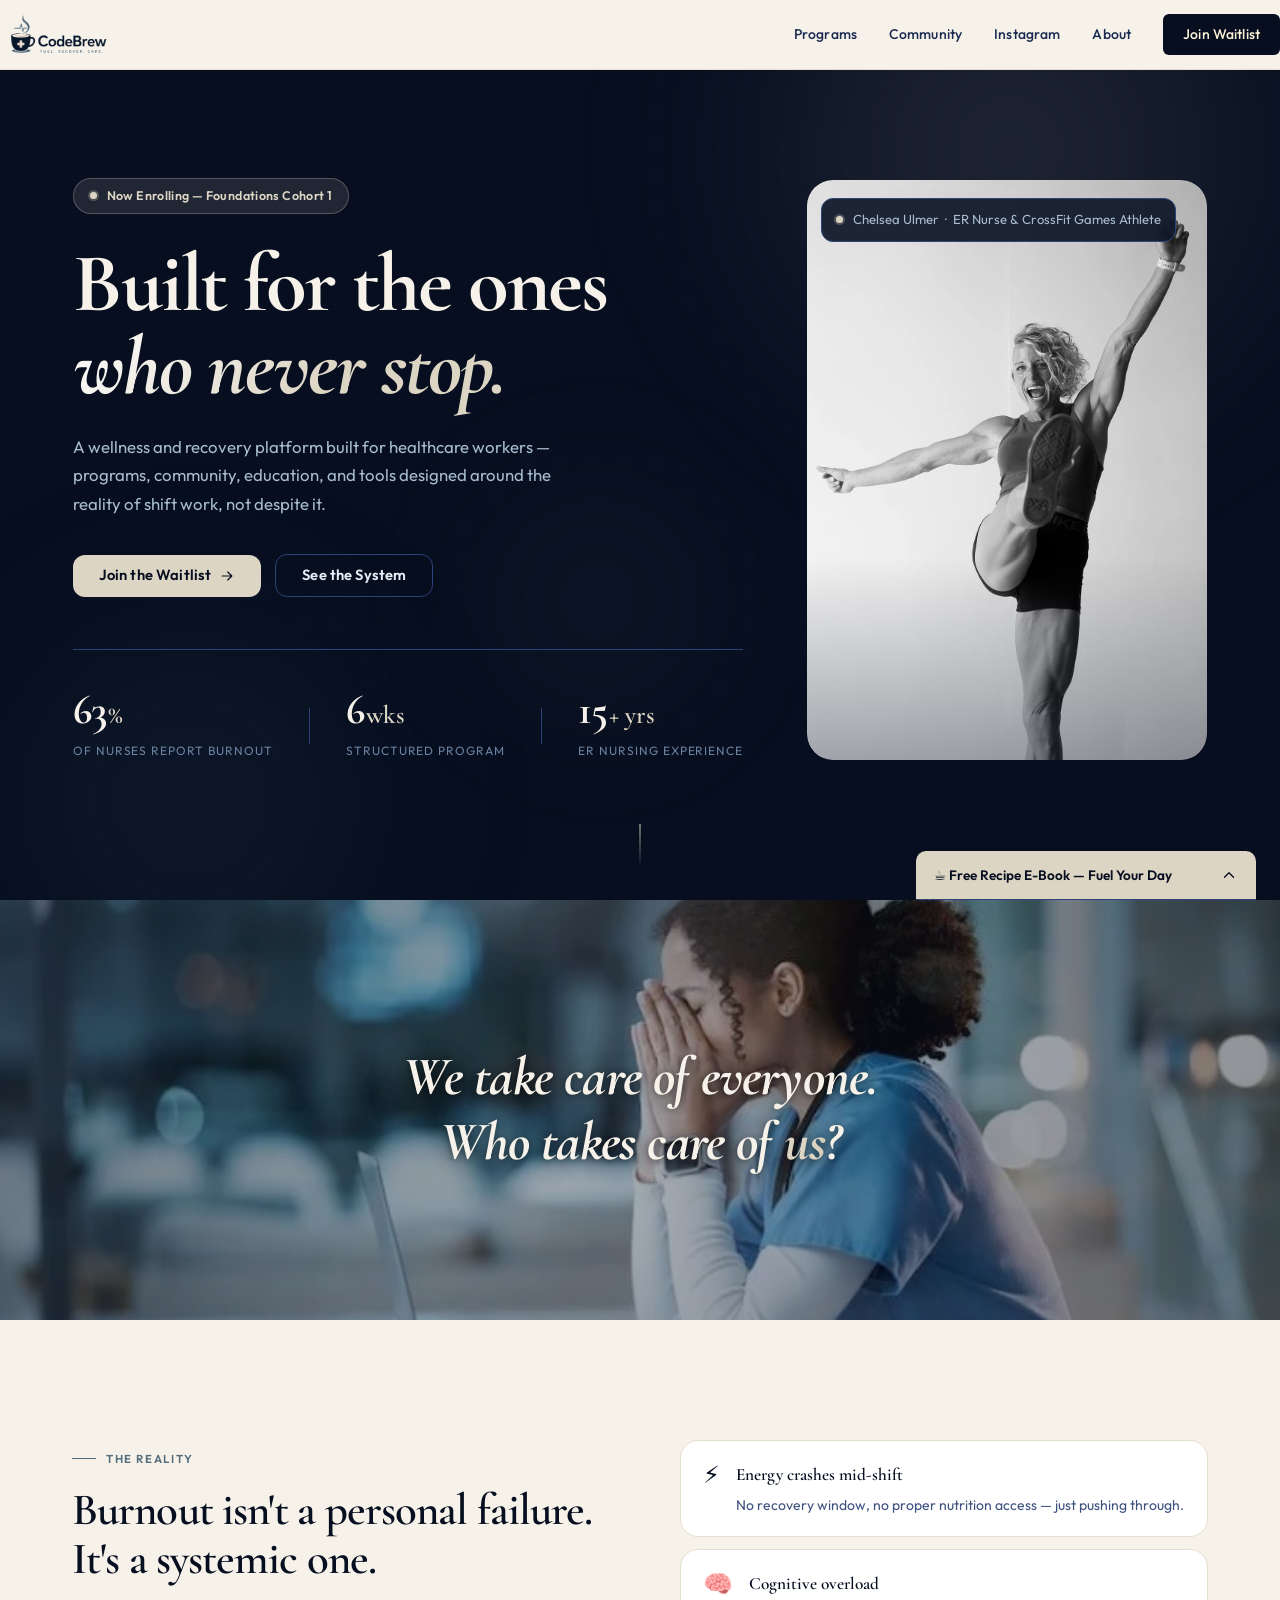
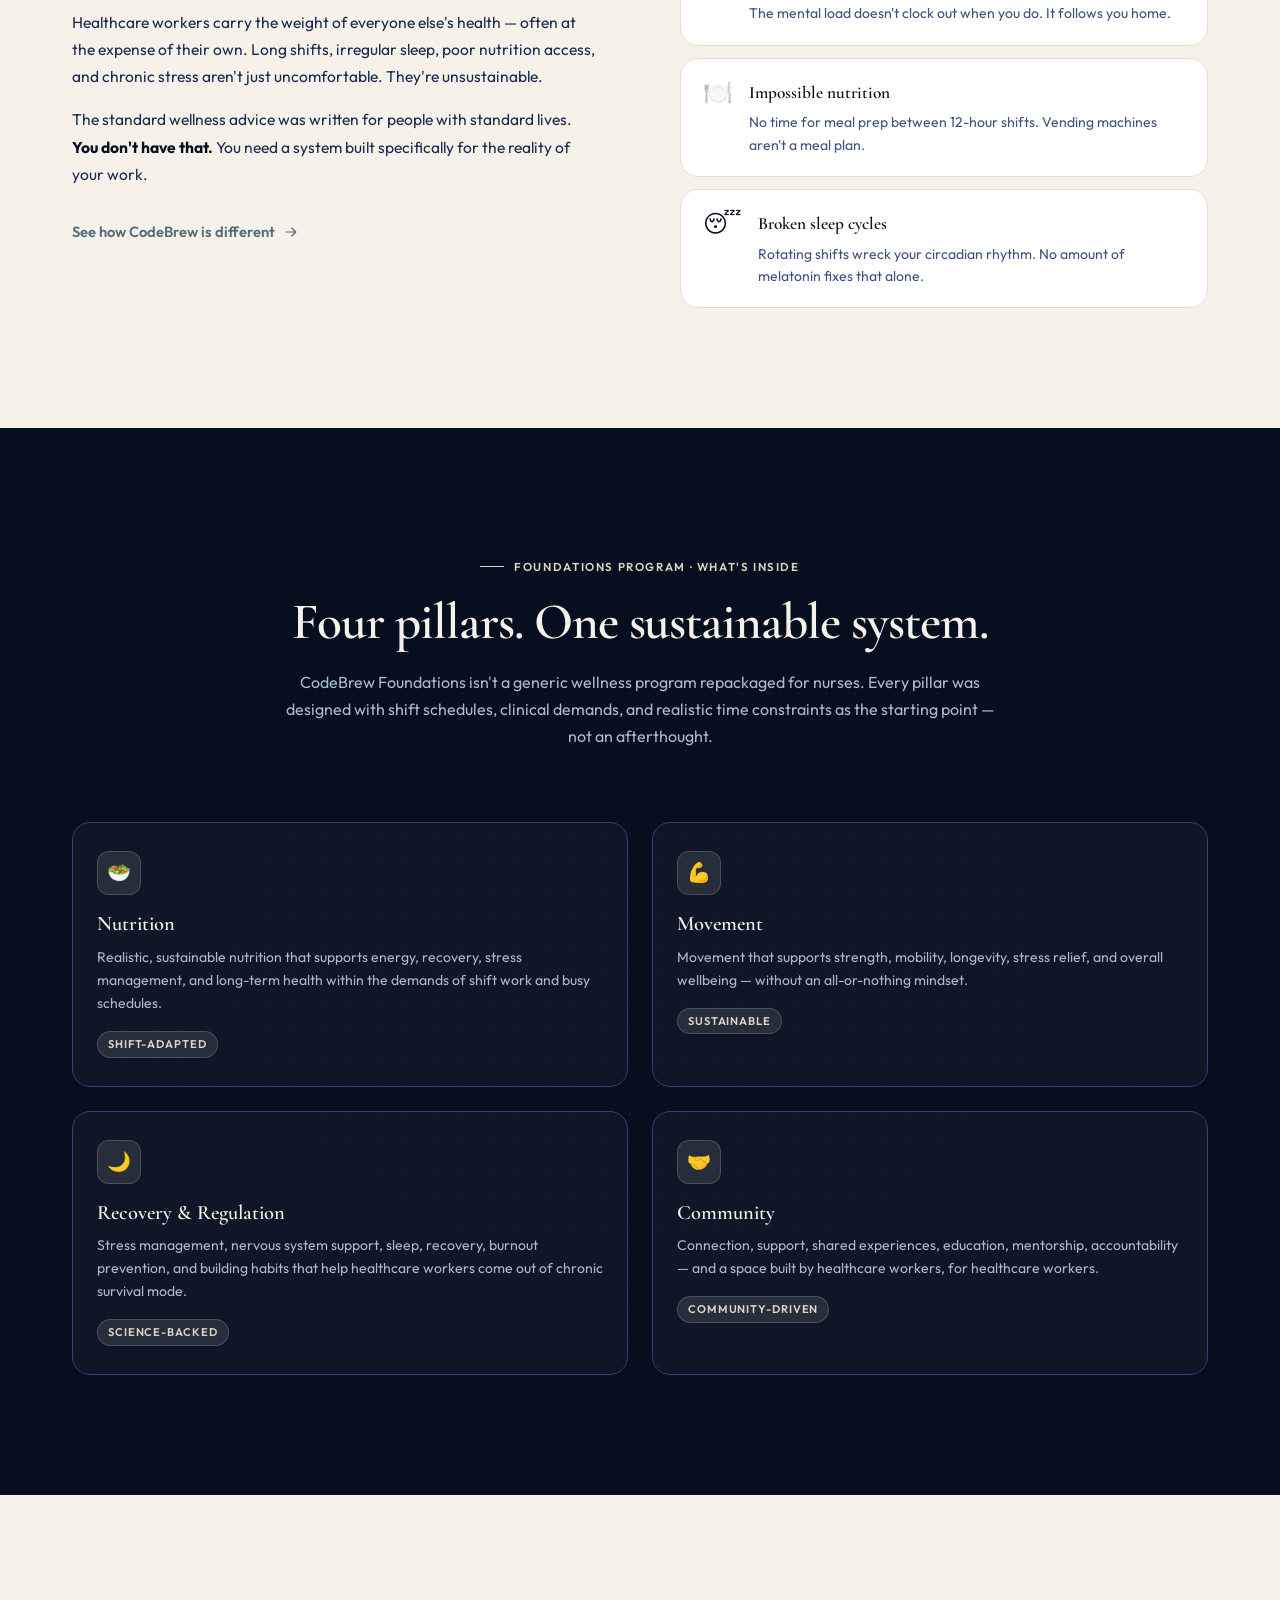
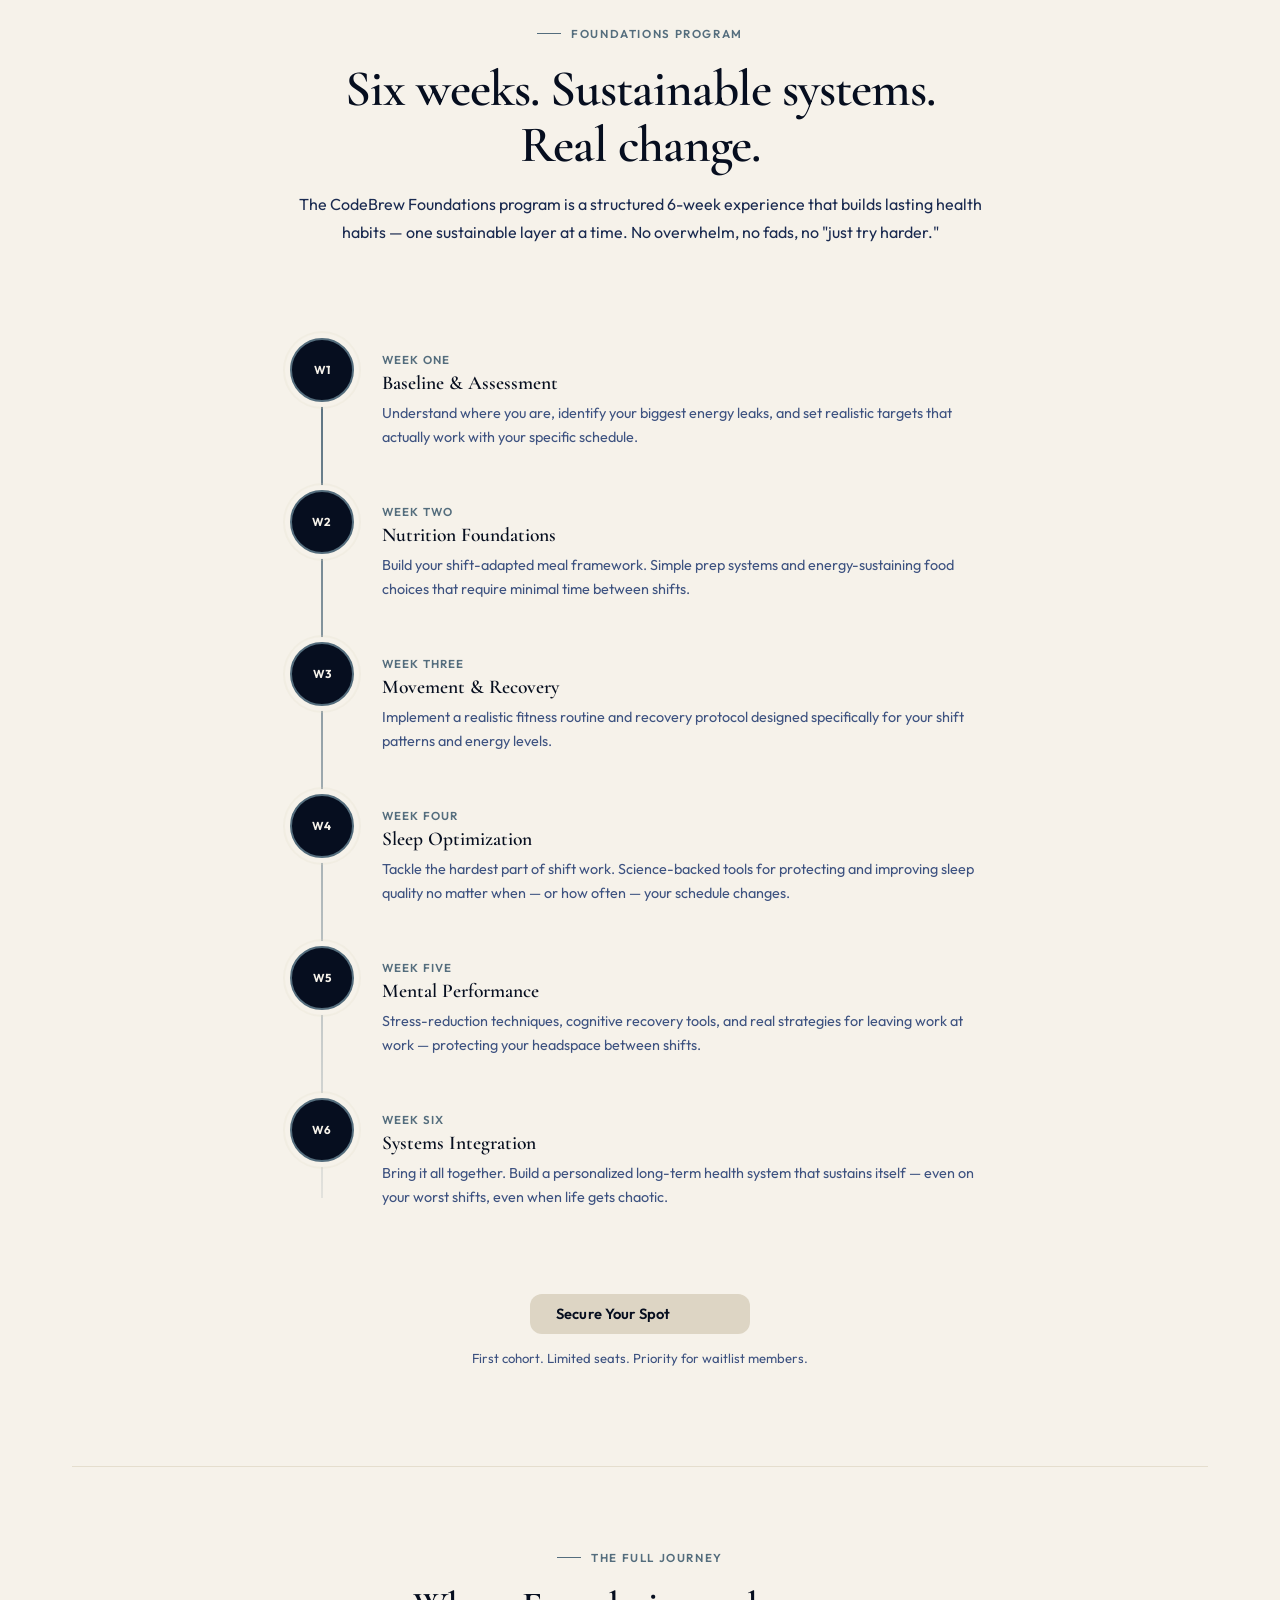
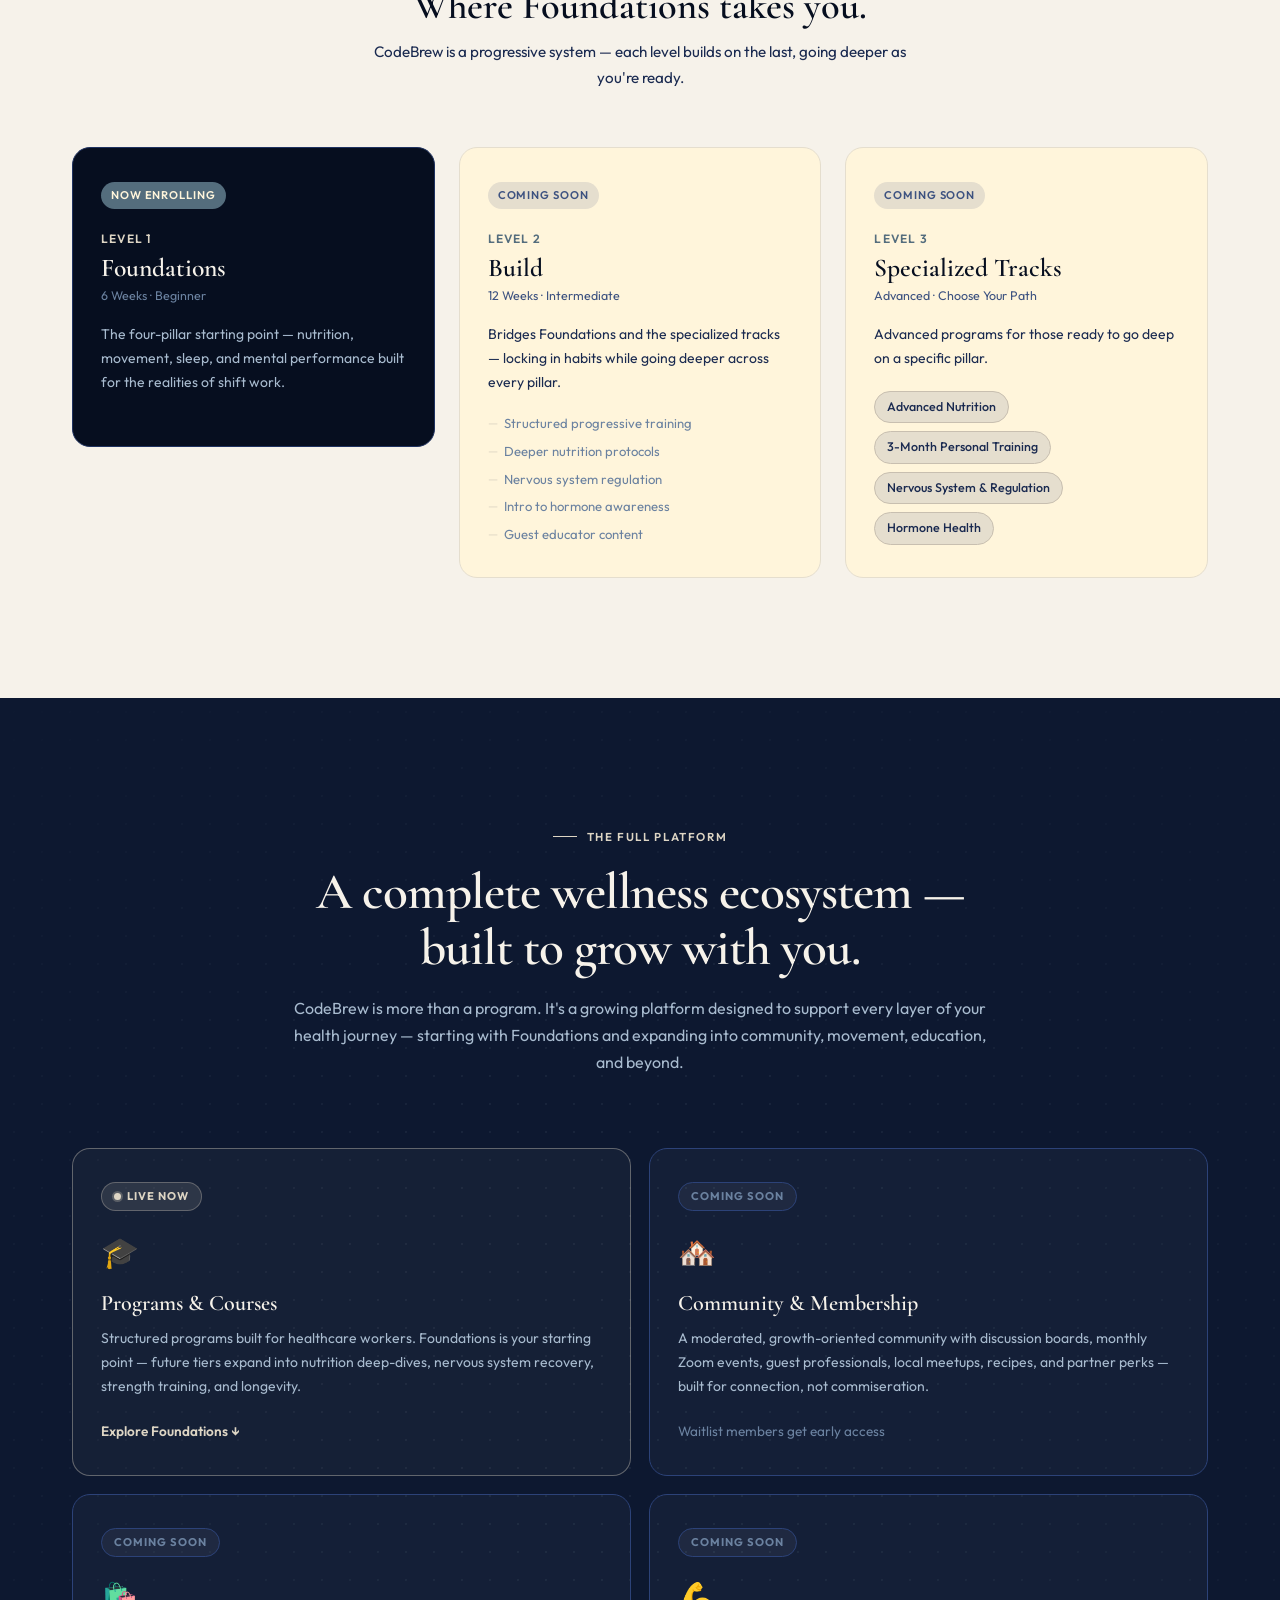
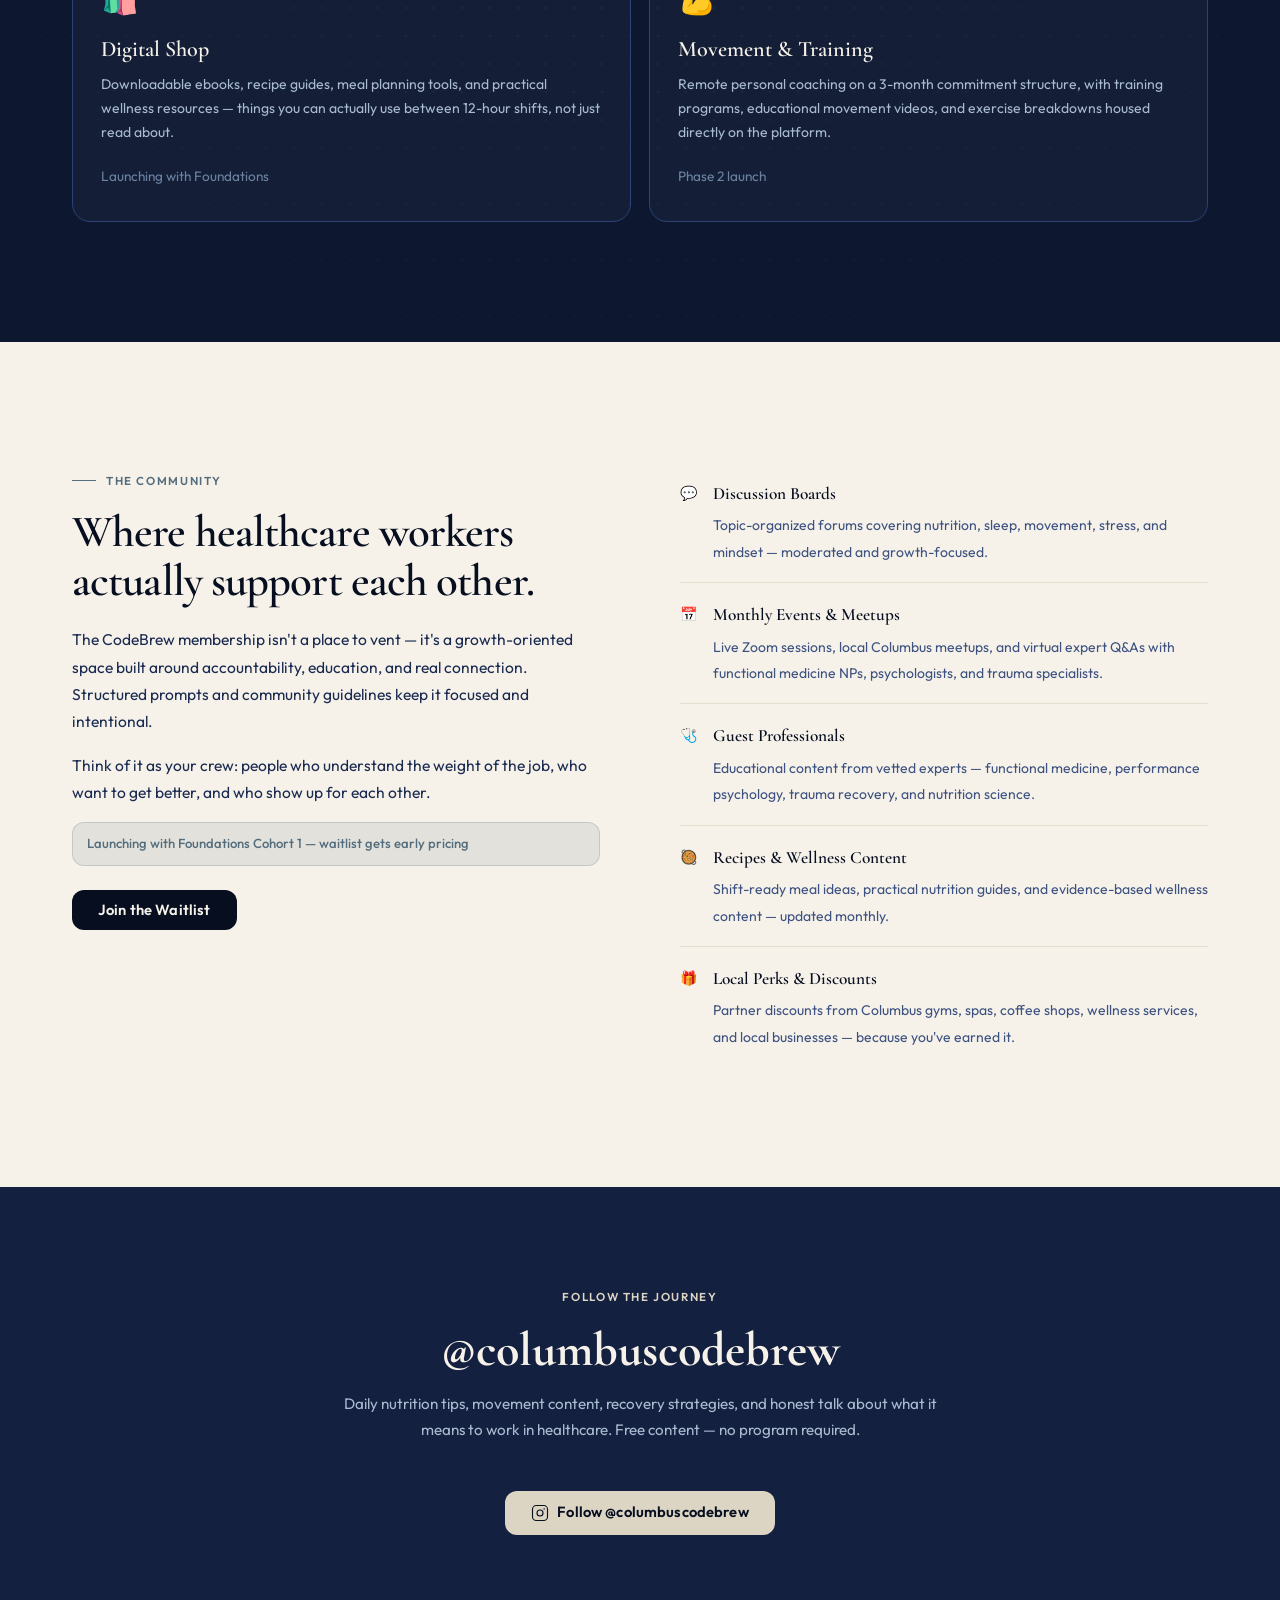
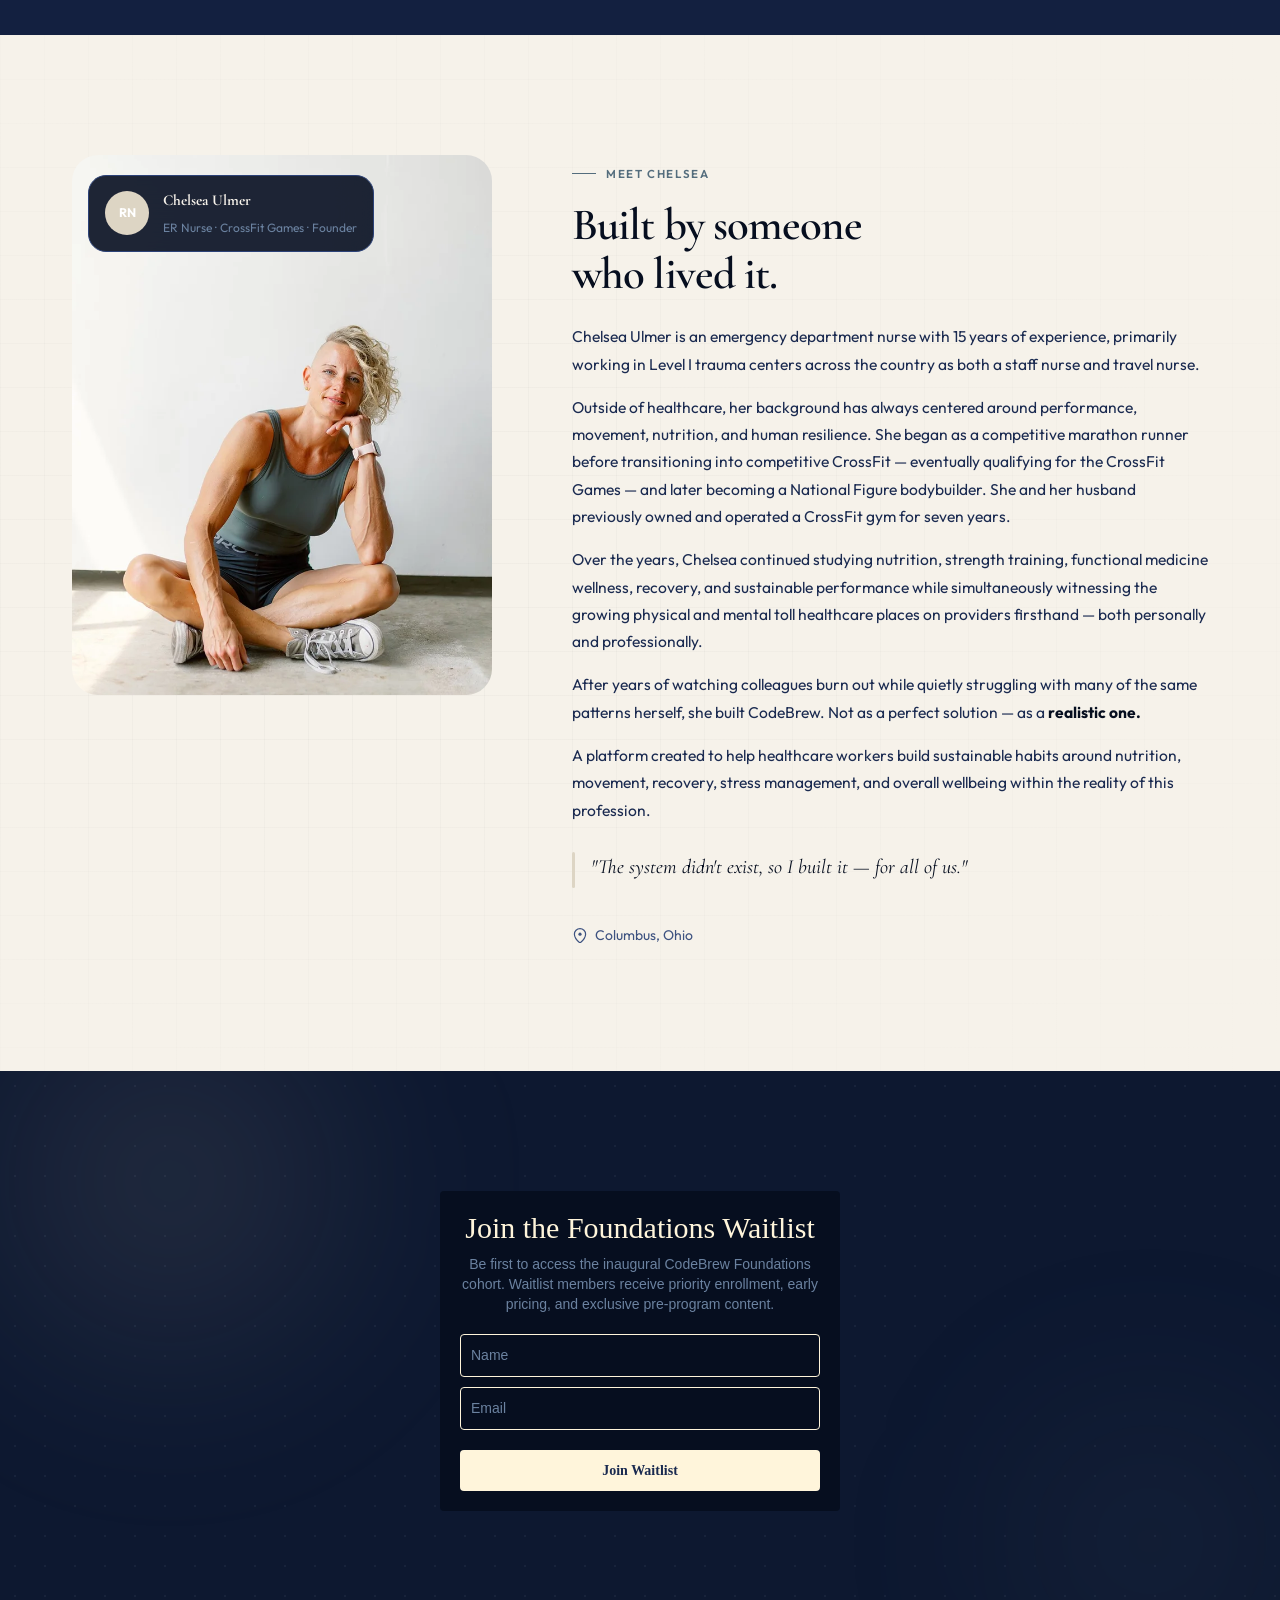
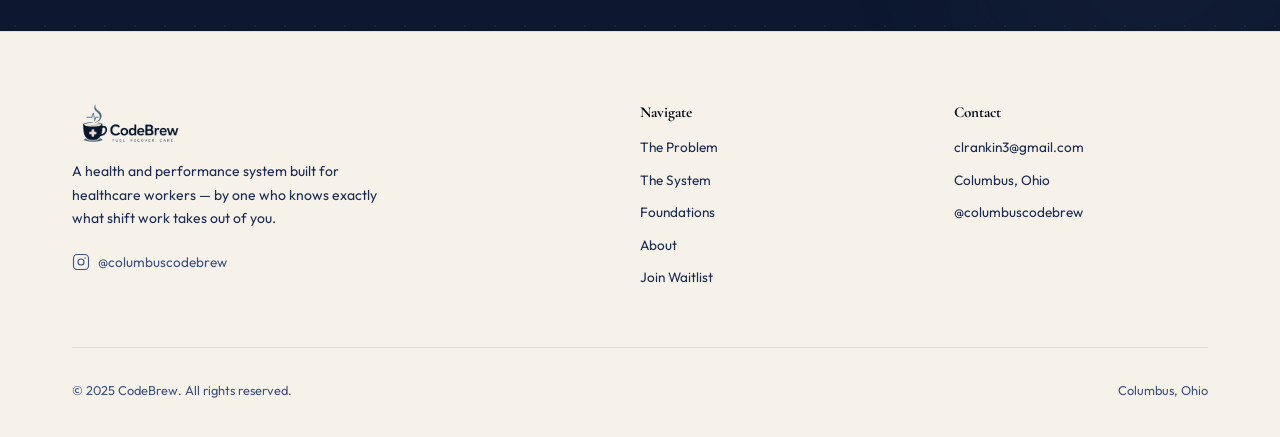
<file: index.html>
<!DOCTYPE html>
<html lang="en">
<head>
  <meta charset="UTF-8">
  <meta name="viewport" content="width=device-width, initial-scale=1.0">
  <meta name="description" content="CodeBrew — A structured health and performance system built for healthcare workers. Nutrition, fitness, recovery, and mental health for shift-based professionals.">
  <title>CodeBrew — Built for Those Who Never Stop</title>
  <link rel="preconnect" href="https://fonts.googleapis.com">
  <link rel="preconnect" href="https://fonts.gstatic.com" crossorigin>
  <link href="https://fonts.googleapis.com/css2?family=Cormorant+Garamond:ital,wght@0,400;0,500;0,600;0,700;1,400;1,500;1,600;1,700&family=Outfit:wght@300;400;500;600;700;800&display=swap" rel="stylesheet">
  <link rel="icon" type="image/png" href="codebrewlogofavicon.png">
  <link rel="stylesheet" href="styles.css">
  <style type="text/css">@import url("https://assets.mlcdn.com/fonts.css?version=1778751");</style>
  <style type="text/css">
    .ml-form-embedSubmitLoad { display: inline-block; width: 20px; height: 20px; }
    .g-recaptcha { transform: scale(1); -webkit-transform: scale(1); transform-origin: 0 0; -webkit-transform-origin: 0 0; }
    .sr-only { position: absolute; width: 1px; height: 1px; padding: 0; margin: -1px; overflow: hidden; clip: rect(0,0,0,0); border: 0; }
    .ml-form-embedSubmitLoad:after { content: " "; display: block; width: 11px; height: 11px; margin: 1px; border-radius: 50%; border: 4px solid #fff; border-color: #1A2A50 #1A2A50 #1A2A50 transparent; animation: ml-form-embedSubmitLoad 1.2s linear infinite; }
    @keyframes ml-form-embedSubmitLoad { 0% { transform: rotate(0deg); } 100% { transform: rotate(360deg); } }
    #mlb2-41294596.ml-form-embedContainer { box-sizing: border-box; display: table; margin: 0 auto; position: static; width: 100% !important; }
    #mlb2-41294596.ml-form-embedContainer h4, #mlb2-41294596.ml-form-embedContainer p, #mlb2-41294596.ml-form-embedContainer span, #mlb2-41294596.ml-form-embedContainer button { text-transform: none !important; letter-spacing: normal !important; }
    #mlb2-41294596.ml-form-embedContainer .ml-form-embedWrapper { background-color: #060E1F; border-width: 0px; border-color: transparent; border-radius: 4px; border-style: solid; box-sizing: border-box; display: inline-block !important; margin: 0; padding: 0; position: relative; }
    #mlb2-41294596.ml-form-embedContainer .ml-form-embedWrapper.embedPopup, #mlb2-41294596.ml-form-embedContainer .ml-form-embedWrapper.embedDefault { width: 400px; }
    #mlb2-41294596.ml-form-embedContainer .ml-form-embedWrapper.embedForm { max-width: 400px; width: 100%; }
    #mlb2-41294596.ml-form-embedContainer .ml-form-align-left { text-align: left; }
    #mlb2-41294596.ml-form-embedContainer .ml-form-align-center { text-align: center; }
    #mlb2-41294596.ml-form-embedContainer .ml-form-align-default { display: table-cell !important; vertical-align: middle !important; text-align: center !important; }
    #mlb2-41294596.ml-form-embedContainer .ml-form-align-right { text-align: right; }
    #mlb2-41294596.ml-form-embedContainer .ml-form-embedWrapper .ml-form-embedBody, #mlb2-41294596.ml-form-embedContainer .ml-form-embedWrapper .ml-form-successBody { padding: 20px 20px 0 20px; }
    #mlb2-41294596.ml-form-embedContainer .ml-form-embedWrapper .ml-form-embedBody .ml-form-embedContent, #mlb2-41294596.ml-form-embedContainer .ml-form-embedWrapper .ml-form-successBody .ml-form-successContent { text-align: left; margin: 0 0 20px 0; }
    #mlb2-41294596.ml-form-embedContainer .ml-form-embedWrapper .ml-form-embedBody .ml-form-embedContent h4, #mlb2-41294596.ml-form-embedContainer .ml-form-embedWrapper .ml-form-successBody .ml-form-successContent h4 { color: #FFF5DB; font-family: Georgia, serif; font-size: 30px; font-weight: 400; margin: 0 0 10px 0; text-align: center; word-break: break-word; }
    #mlb2-41294596.ml-form-embedContainer .ml-form-embedWrapper .ml-form-embedBody .ml-form-embedContent p, #mlb2-41294596.ml-form-embedContainer .ml-form-embedWrapper .ml-form-successBody .ml-form-successContent p { color: #6B82A0; font-family: 'Open Sans', Arial, Helvetica, sans-serif; font-size: 14px; font-weight: 400; line-height: 20px; margin: 0 0 10px 0; text-align: center; }
    #mlb2-41294596.ml-form-embedContainer .ml-form-embedWrapper .ml-form-embedBody .ml-form-embedContent p:last-child, #mlb2-41294596.ml-form-embedContainer .ml-form-embedWrapper .ml-form-successBody .ml-form-successContent p:last-child { margin: 0; }
    #mlb2-41294596.ml-form-embedContainer .ml-form-embedWrapper .ml-form-embedBody form { margin: 0; width: 100%; }
    #mlb2-41294596.ml-form-embedContainer .ml-form-embedWrapper .ml-form-embedBody .ml-form-formContent { margin: 0 0 20px 0; width: 100%; }
    #mlb2-41294596.ml-form-embedContainer .ml-form-embedWrapper .ml-form-embedBody .ml-form-fieldRow { margin: 0 0 10px 0; width: 100%; }
    #mlb2-41294596.ml-form-embedContainer .ml-form-embedWrapper .ml-form-embedBody .ml-form-fieldRow.ml-last-item { margin: 0; }
    #mlb2-41294596.ml-form-embedContainer .ml-form-embedWrapper .ml-form-embedBody .ml-form-fieldRow input {
      background-color: #060E1F !important;
      color: #6B82A0 !important;
      border-color: #FFF5DB;
      border-radius: 4px !important;
      border-style: solid !important;
      border-width: 1px !important;
      font-family: 'Open Sans', Arial, Helvetica, sans-serif;
      font-size: 14px !important;
      height: auto;
      line-height: 21px !important;
      margin: 0;
      padding: 10px !important;
      width: 100% !important;
      box-sizing: border-box !important;
      max-width: 100% !important;
    }
    #mlb2-41294596.ml-form-embedContainer .ml-form-embedWrapper .ml-form-embedBody .ml-form-fieldRow input::-webkit-input-placeholder,
    #mlb2-41294596.ml-form-embedContainer .ml-form-embedWrapper .ml-form-embedBody .ml-form-horizontalRow input::-webkit-input-placeholder { color: #6B82A0; }
    #mlb2-41294596.ml-form-embedContainer .ml-form-embedWrapper .ml-form-embedBody .ml-form-fieldRow input::placeholder,
    #mlb2-41294596.ml-form-embedContainer .ml-form-embedWrapper .ml-form-embedBody .ml-form-horizontalRow input::placeholder { color: #6B82A0; }
    #mlb2-41294596.ml-form-embedContainer .ml-form-embedWrapper .ml-form-embedBody .ml-form-fieldRow textarea,
    #mlb2-41294596.ml-form-embedContainer .ml-form-embedWrapper .ml-form-embedBody .ml-form-horizontalRow textarea {
      background-color: #060E1F !important;
      color: #6B82A0 !important;
      border-color: #FFF5DB;
      border-radius: 4px !important;
      border-style: solid !important;
      border-width: 1px !important;
      font-family: 'Open Sans', Arial, Helvetica, sans-serif;
      font-size: 14px !important;
      height: auto;
      line-height: 21px !important;
      margin-bottom: 0;
      margin-top: 0;
      padding: 10px !important;
      width: 100% !important;
      box-sizing: border-box !important;
      max-width: 100% !important;
    }
    #mlb2-41294596.ml-form-embedContainer .ml-form-embedWrapper .ml-form-embedBody .ml-form-fieldRow .custom-select,
    #mlb2-41294596.ml-form-embedContainer .ml-form-embedWrapper .ml-form-embedBody .ml-form-horizontalRow .custom-select {
      background-color: #060E1F !important;
      color: #6B82A0 !important;
      border-color: #FFF5DB;
      border-radius: 4px !important;
      border-style: solid !important;
      border-width: 1px !important;
      font-family: 'Open Sans', Arial, Helvetica, sans-serif;
      font-size: 14px !important;
      line-height: 20px !important;
      padding: 10px 28px 10px 12px !important;
      width: 100% !important;
      box-sizing: border-box !important;
      max-width: 100% !important;
      height: auto;
      display: inline-block;
      vertical-align: middle;
      background: url('https://assets.mlcdn.com/ml/images/default/dropdown.svg') no-repeat right .75rem center/8px 10px;
      -webkit-appearance: none;
      -moz-appearance: none;
      appearance: none;
    }
    #mlb2-41294596.ml-form-embedContainer .ml-form-embedWrapper .ml-form-embedBody .ml-form-horizontalRow input {
      background-color: #060E1F;
      color: #6B82A0;
      border-color: #FFF5DB;
      border-radius: 4px;
      border-style: solid;
      border-width: 1px;
      font-family: 'Open Sans', Arial, Helvetica, sans-serif;
      font-size: 14px;
      line-height: 20px;
      margin: 0;
      padding: 10px;
      width: 100%;
      box-sizing: border-box;
    }
    #mlb2-41294596.ml-form-embedContainer .ml-form-embedWrapper .ml-form-embedBody .ml-form-horizontalRow button {
      background-color: #FFF5DB !important;
      border-color: #FFF5DB;
      border-style: solid;
      border-width: 1px;
      border-radius: 4px;
      box-shadow: none;
      color: #1A2A50 !important;
      cursor: pointer;
      font-family: Georgia, serif;
      font-size: 14px !important;
      font-weight: 700;
      line-height: 20px;
      margin: 0 !important;
      padding: 10px !important;
      width: 100%;
      height: auto;
    }
    #mlb2-41294596.ml-form-embedContainer .ml-form-embedWrapper .ml-form-embedBody .ml-form-horizontalRow button:hover { background-color: #FFF5DB !important; border-color: #FFF5DB !important; }
    #mlb2-41294596.ml-form-embedContainer .ml-form-embedWrapper .ml-form-embedBody .ml-form-embedSubmit { margin: 0 0 20px 0; float: left; width: 100%; }
    #mlb2-41294596.ml-form-embedContainer .ml-form-embedWrapper .ml-form-embedBody .ml-form-embedSubmit button {
      background-color: #FFF5DB !important;
      border: none !important;
      border-radius: 4px !important;
      box-shadow: none !important;
      color: #1A2A50 !important;
      cursor: pointer;
      font-family: Georgia, serif !important;
      font-size: 14px !important;
      font-weight: 700 !important;
      line-height: 21px !important;
      height: auto;
      padding: 10px !important;
      width: 100% !important;
      box-sizing: border-box !important;
    }
    #mlb2-41294596.ml-form-embedContainer .ml-form-embedWrapper .ml-form-embedBody .ml-form-embedSubmit button.loading { display: none; }
    #mlb2-41294596.ml-form-embedContainer .ml-form-embedWrapper .ml-form-embedBody .ml-form-embedSubmit button:hover { background-color: #FFF5DB !important; }
    .ml-error input, .ml-error textarea, .ml-error select { border-color: red !important; }
    .ml-error .label-description, .ml-error .label-description p, .ml-error .label-description p a, .ml-error label:first-child { color: #ff0000 !important; }
    @media only screen and (max-width: 400px) {
      .ml-form-embedWrapper.embedDefault, .ml-form-embedWrapper.embedPopup { width: 100% !important; }
    }
  </style>
  <style type="text/css">
    #mlb2-41297787.ml-form-embedContainer { box-sizing: border-box; display: table; margin: 0 auto; position: static; width: 100% !important; }
    #mlb2-41297787.ml-form-embedContainer h4, #mlb2-41297787.ml-form-embedContainer p, #mlb2-41297787.ml-form-embedContainer span, #mlb2-41297787.ml-form-embedContainer button { text-transform: none !important; letter-spacing: normal !important; }
    #mlb2-41297787.ml-form-embedContainer .ml-form-embedWrapper { background-color: #060E1F; border-width: 0px; border-color: transparent; border-radius: 4px; border-style: solid; box-sizing: border-box; display: inline-block !important; margin: 0; padding: 0; position: relative; }
    #mlb2-41297787.ml-form-embedContainer .ml-form-embedWrapper.embedForm { max-width: 400px; width: 100%; }
    #mlb2-41297787.ml-form-embedContainer .ml-form-align-center { text-align: center; }
    #mlb2-41297787.ml-form-embedContainer .ml-form-embedWrapper .ml-form-embedBody, #mlb2-41297787.ml-form-embedContainer .ml-form-embedWrapper .ml-form-successBody { padding: 20px 20px 0 20px; }
    #mlb2-41297787.ml-form-embedContainer .ml-form-embedWrapper .ml-form-embedBody .ml-form-embedContent, #mlb2-41297787.ml-form-embedContainer .ml-form-embedWrapper .ml-form-successBody .ml-form-successContent { text-align: left; margin: 0 0 20px 0; }
    #mlb2-41297787.ml-form-embedContainer .ml-form-embedWrapper .ml-form-embedBody .ml-form-embedContent h4, #mlb2-41297787.ml-form-embedContainer .ml-form-embedWrapper .ml-form-successBody .ml-form-successContent h4 { color: #FFF5DB; font-family: Georgia, serif; font-size: 30px; font-weight: 400; margin: 0 0 10px 0; text-align: center; word-break: break-word; }
    #mlb2-41297787.ml-form-embedContainer .ml-form-embedWrapper .ml-form-embedBody .ml-form-embedContent p, #mlb2-41297787.ml-form-embedContainer .ml-form-embedWrapper .ml-form-successBody .ml-form-successContent p { color: #6B82A0; font-family: 'Open Sans', Arial, Helvetica, sans-serif; font-size: 14px; font-weight: 400; line-height: 20px; margin: 0 0 10px 0; text-align: center; }
    #mlb2-41297787.ml-form-embedContainer .ml-form-embedWrapper .ml-form-embedBody .ml-form-embedContent p:last-child, #mlb2-41297787.ml-form-embedContainer .ml-form-embedWrapper .ml-form-successBody .ml-form-successContent p:last-child { margin: 0; }
    #mlb2-41297787.ml-form-embedContainer .ml-form-embedWrapper .ml-form-embedBody form { margin: 0; width: 100%; }
    #mlb2-41297787.ml-form-embedContainer .ml-form-embedWrapper .ml-form-embedBody .ml-form-formContent { margin: 0 0 20px 0; width: 100%; }
    #mlb2-41297787.ml-form-embedContainer .ml-form-embedWrapper .ml-form-embedBody .ml-form-fieldRow { margin: 0 0 10px 0; width: 100%; }
    #mlb2-41297787.ml-form-embedContainer .ml-form-embedWrapper .ml-form-embedBody .ml-form-fieldRow.ml-last-item { margin: 0; }
    #mlb2-41297787.ml-form-embedContainer .ml-form-embedWrapper .ml-form-embedBody .ml-form-fieldRow input {
      background-color: #060E1F !important; color: #6B82A0 !important; border-color: #FFF5DB; border-radius: 4px !important; border-style: solid !important; border-width: 1px !important;
      font-family: 'Open Sans', Arial, Helvetica, sans-serif; font-size: 14px !important; height: auto; line-height: 21px !important; margin: 0; padding: 10px !important; width: 100% !important; box-sizing: border-box !important; max-width: 100% !important;
    }
    #mlb2-41297787.ml-form-embedContainer .ml-form-embedWrapper .ml-form-embedBody .ml-form-fieldRow input::placeholder,
    #mlb2-41297787.ml-form-embedContainer .ml-form-embedWrapper .ml-form-embedBody .ml-form-horizontalRow input::placeholder { color: #6B82A0; }
    #mlb2-41297787.ml-form-embedContainer .ml-form-embedWrapper .ml-form-embedBody .ml-form-embedSubmit { margin: 0 0 20px 0; float: left; width: 100%; }
    #mlb2-41297787.ml-form-embedContainer .ml-form-embedWrapper .ml-form-embedBody .ml-form-embedSubmit button {
      background-color: #FFF5DB !important; border: none !important; border-radius: 4px !important; box-shadow: none !important; color: #1A2A50 !important; cursor: pointer;
      font-family: Georgia, serif !important; font-size: 14px !important; font-weight: 700 !important; line-height: 21px !important; height: auto; padding: 10px !important; width: 100% !important; box-sizing: border-box !important;
    }
    #mlb2-41297787.ml-form-embedContainer .ml-form-embedWrapper .ml-form-embedBody .ml-form-embedSubmit button.loading { display: none; }
    #mlb2-41297787.ml-form-embedContainer .ml-form-embedWrapper .ml-form-embedBody .ml-form-embedSubmit button:hover { background-color: #FFF5DB !important; }
  </style>
  <script async defer src="https://app.visitortracking.com/assets/js/tracer.js"></script>
  <script>
    function init_tracer() {
      var tracer = new Tracer({
        websiteId: '641f1cf9-ed65-4104-804b-c5f84059bb00',
        async: true,
        debug: false
      });
    }
  </script>
</head>
<body>

  <!-- PROGRESS BAR -->
  <div class="progress-bar" id="progress-bar"></div>

  <!-- NAVIGATION -->
  <nav class="nav" id="nav">
    <div class="nav-inner">
      <a href="#hero" class="nav-logo" aria-label="CodeBrew home">
        <img src="codebrewlogo.png" alt="CodeBrew" class="nav-logo-img">
      </a>
      <div class="nav-links" id="nav-links">
        <a href="#program">Programs</a>
        <a href="#community">Community</a>
        <a href="#instagram">Instagram</a>
        <a href="#about">About</a>
        <a href="#join" class="nav-cta">Join Waitlist</a>
      </div>
      <button class="nav-hamburger" id="hamburger" aria-label="Toggle navigation" aria-expanded="false">
        <span></span>
        <span></span>
        <span></span>
      </button>
    </div>
  </nav>

  <!-- HERO -->
  <section class="hero" id="hero">
    <div class="hero-bg">
      <div class="hero-orb hero-orb-1"></div>
      <div class="hero-orb hero-orb-2"></div>
      <div class="hero-orb hero-orb-3"></div>
      <div class="hero-grid"></div>
    </div>
    <div class="container">
      <div class="hero-inner">
        <div class="hero-content">
          <div class="hero-badge reveal-up">
            <span class="badge-dot"></span>
            Now Enrolling — Foundations Cohort 1
          </div>
          <h1 class="hero-title reveal-up delay-1">
            Built for the ones<br>
            <span class="gradient-text">who never stop.</span>
          </h1>
          <p class="hero-subtitle reveal-up delay-2">
            A wellness and recovery platform built for healthcare workers — programs, community, education, and tools designed around the reality of shift work, not despite it.
          </p>
          <div class="hero-ctas reveal-up delay-3">
            <a href="#join" class="btn btn-primary">
              <span>Join the Waitlist</span>
              <svg viewBox="0 0 20 20" fill="none" xmlns="http://www.w3.org/2000/svg" aria-hidden="true"><path d="M4 10H16M16 10L11 5M16 10L11 15" stroke="currentColor" stroke-width="1.5" stroke-linecap="round" stroke-linejoin="round"/></svg>
            </a>
            <a href="#system" class="btn btn-ghost">See the System</a>
          </div>
          <div class="hero-stats reveal-up delay-4">
            <div class="stat">
              <div class="stat-value">
                <span class="stat-number" data-target="63">0</span><span class="stat-suffix">%</span>
              </div>
              <span class="stat-label">of nurses report burnout</span>
            </div>
            <div class="stat-divider"></div>
            <div class="stat">
              <div class="stat-value">
                <span class="stat-number" data-target="6">0</span><span class="stat-suffix"> wks</span>
              </div>
              <span class="stat-label">structured program</span>
            </div>
            <div class="stat-divider"></div>
            <div class="stat">
              <div class="stat-value">
                <span class="stat-number" data-target="15">0</span><span class="stat-suffix">+ yrs</span>
              </div>
              <span class="stat-label">ER nursing experience</span>
            </div>
          </div>
        </div>
        <div class="hero-image-col reveal-right delay-2">
          <div class="hero-photo-frame">
            <img src="chelsea2.webp" alt="Chelsea Ulmer, founder of CodeBrew — ER nurse, CrossFit Games athlete, and National Figure bodybuilder" class="hero-photo" loading="eager">
            <div class="hero-photo-tag">
              <span class="badge-dot"></span>
              Chelsea Ulmer &nbsp;&middot;&nbsp; ER Nurse &amp; CrossFit Games Athlete
            </div>
          </div>
        </div>
      </div>
    </div>
    <div class="hero-scroll-hint" aria-hidden="true">
      <div class="scroll-line"></div>
    </div>
  </section>

  <!-- VISUAL BANNER -->
  <section class="visual-banner" aria-label="Healthcare burnout reality">
    <img src="burnout-nurse.webp" alt="A nurse overwhelmed at her workstation late at night" class="banner-img" loading="lazy">
    <div class="banner-overlay"></div>
    <div class="banner-text reveal-up">
      <p>We take care of everyone.<br><span>Who takes care of <em>us</em>?</span></p>
    </div>
  </section>

  <!-- PROBLEM -->
  <section class="problem" id="problem">
    <div class="container">
      <div class="problem-grid">
        <div class="problem-text reveal-left">
          <span class="section-label">The Reality</span>
          <h2>Burnout isn't a personal failure.<br>It's a systemic one.</h2>
          <p>Healthcare workers carry the weight of everyone else's health — often at the expense of their own. Long shifts, irregular sleep, poor nutrition access, and chronic stress aren't just uncomfortable. They're unsustainable.</p>
          <p>The standard wellness advice was written for people with standard lives. <strong>You don't have that.</strong> You need a system built specifically for the reality of your work.</p>
          <a href="#system" class="problem-link">
            See how CodeBrew is different
            <svg viewBox="0 0 20 20" fill="none" xmlns="http://www.w3.org/2000/svg" aria-hidden="true"><path d="M4 10H16M16 10L11 5M16 10L11 15" stroke="currentColor" stroke-width="1.5" stroke-linecap="round" stroke-linejoin="round"/></svg>
          </a>
        </div>
        <div class="problem-cards">
          <div class="problem-card reveal-up delay-1">
            <div class="problem-card-icon" aria-hidden="true">⚡</div>
            <div class="problem-card-body">
              <strong>Energy crashes mid-shift</strong>
              <p>No recovery window, no proper nutrition access — just pushing through.</p>
            </div>
          </div>
          <div class="problem-card reveal-up delay-2">
            <div class="problem-card-icon" aria-hidden="true">🧠</div>
            <div class="problem-card-body">
              <strong>Cognitive overload</strong>
              <p>The mental load doesn't clock out when you do. It follows you home.</p>
            </div>
          </div>
          <div class="problem-card reveal-up delay-3">
            <div class="problem-card-icon" aria-hidden="true">🍽️</div>
            <div class="problem-card-body">
              <strong>Impossible nutrition</strong>
              <p>No time for meal prep between 12-hour shifts. Vending machines aren't a meal plan.</p>
            </div>
          </div>
          <div class="problem-card reveal-up delay-4">
            <div class="problem-card-icon" aria-hidden="true">😴</div>
            <div class="problem-card-body">
              <strong>Broken sleep cycles</strong>
              <p>Rotating shifts wreck your circadian rhythm. No amount of melatonin fixes that alone.</p>
            </div>
          </div>
        </div>
      </div>
    </div>
  </section>

  <!-- SYSTEM / PILLARS -->
  <section class="system" id="system">
    <div class="container">
      <div class="section-header reveal-up">
        <span class="section-label">Foundations Program · What's Inside</span>
        <h2>Four pillars. One sustainable system.</h2>
        <p>CodeBrew Foundations isn't a generic wellness program repackaged for nurses. Every pillar was designed with shift schedules, clinical demands, and realistic time constraints as the starting point — not an afterthought.</p>
      </div>
      <div class="pillars-grid">
        <div class="pillar-card reveal-up delay-1">
          <div class="pillar-icon-wrap">
            <span class="pillar-icon" aria-hidden="true">🥗</span>
          </div>
          <h3>Nutrition</h3>
          <p>Realistic, sustainable nutrition that supports energy, recovery, stress management, and long-term health within the demands of shift work and busy schedules.</p>
          <span class="pillar-tag">Shift-adapted</span>
        </div>
        <div class="pillar-card reveal-up delay-2">
          <div class="pillar-icon-wrap">
            <span class="pillar-icon" aria-hidden="true">💪</span>
          </div>
          <h3>Movement</h3>
          <p>Movement that supports strength, mobility, longevity, stress relief, and overall wellbeing — without an all-or-nothing mindset.</p>
          <span class="pillar-tag">Sustainable</span>
        </div>
        <div class="pillar-card reveal-up delay-3">
          <div class="pillar-icon-wrap">
            <span class="pillar-icon" aria-hidden="true">🌙</span>
          </div>
          <h3>Recovery &amp; Regulation</h3>
          <p>Stress management, nervous system support, sleep, recovery, burnout prevention, and building habits that help healthcare workers come out of chronic survival mode.</p>
          <span class="pillar-tag">Science-backed</span>
        </div>
        <div class="pillar-card reveal-up delay-4">
          <div class="pillar-icon-wrap">
            <span class="pillar-icon" aria-hidden="true">🤝</span>
          </div>
          <h3>Community</h3>
          <p>Connection, support, shared experiences, education, mentorship, accountability — and a space built by healthcare workers, for healthcare workers.</p>
          <span class="pillar-tag">Community-driven</span>
        </div>
      </div>
    </div>
  </section>

  <!-- PROGRAM -->
  <section class="program" id="program">
    <div class="container">
      <div class="section-header light-header reveal-up">
        <span class="section-label">Foundations Program</span>
        <h2>Six weeks. Sustainable systems.<br>Real change.</h2>
        <p>The CodeBrew Foundations program is a structured 6-week experience that builds lasting health habits — one sustainable layer at a time. No overwhelm, no fads, no "just try harder."</p>
      </div>
      <div class="timeline">
        <div class="timeline-track" aria-hidden="true"></div>
        <div class="timeline-item reveal-up delay-1">
          <div class="timeline-marker">
            <span class="timeline-week">W1</span>
          </div>
          <div class="timeline-content">
            <span class="timeline-label">Week One</span>
            <h4>Baseline & Assessment</h4>
            <p>Understand where you are, identify your biggest energy leaks, and set realistic targets that actually work with your specific schedule.</p>
          </div>
        </div>
        <div class="timeline-item reveal-up delay-2">
          <div class="timeline-marker">
            <span class="timeline-week">W2</span>
          </div>
          <div class="timeline-content">
            <span class="timeline-label">Week Two</span>
            <h4>Nutrition Foundations</h4>
            <p>Build your shift-adapted meal framework. Simple prep systems and energy-sustaining food choices that require minimal time between shifts.</p>
          </div>
        </div>
        <div class="timeline-item reveal-up delay-3">
          <div class="timeline-marker">
            <span class="timeline-week">W3</span>
          </div>
          <div class="timeline-content">
            <span class="timeline-label">Week Three</span>
            <h4>Movement & Recovery</h4>
            <p>Implement a realistic fitness routine and recovery protocol designed specifically for your shift patterns and energy levels.</p>
          </div>
        </div>
        <div class="timeline-item reveal-up delay-4">
          <div class="timeline-marker">
            <span class="timeline-week">W4</span>
          </div>
          <div class="timeline-content">
            <span class="timeline-label">Week Four</span>
            <h4>Sleep Optimization</h4>
            <p>Tackle the hardest part of shift work. Science-backed tools for protecting and improving sleep quality no matter when — or how often — your schedule changes.</p>
          </div>
        </div>
        <div class="timeline-item reveal-up delay-5">
          <div class="timeline-marker">
            <span class="timeline-week">W5</span>
          </div>
          <div class="timeline-content">
            <span class="timeline-label">Week Five</span>
            <h4>Mental Performance</h4>
            <p>Stress-reduction techniques, cognitive recovery tools, and real strategies for leaving work at work — protecting your headspace between shifts.</p>
          </div>
        </div>
        <div class="timeline-item reveal-up delay-6">
          <div class="timeline-marker">
            <span class="timeline-week">W6</span>
          </div>
          <div class="timeline-content">
            <span class="timeline-label">Week Six</span>
            <h4>Systems Integration</h4>
            <p>Bring it all together. Build a personalized long-term health system that sustains itself — even on your worst shifts, even when life gets chaotic.</p>
          </div>
        </div>
      </div>
      <div class="program-cta reveal-up">
        <a href="#join" class="btn btn-primary">Secure Your Spot</a>
        <p>First cohort. Limited seats. Priority for waitlist members.</p>
      </div>

      <!-- PROGRAM ROADMAP -->
      <div class="program-roadmap reveal-up">
        <div class="roadmap-header">
          <span class="section-label">The Full Journey</span>
          <h3>Where Foundations takes you.</h3>
          <p>CodeBrew is a progressive system — each level builds on the last, going deeper as you're ready.</p>
        </div>
        <div class="roadmap-grid">

          <div class="roadmap-card roadmap-current">
            <div class="roadmap-badge badge-active">Now Enrolling</div>
            <div class="roadmap-level">Level 1</div>
            <h4>Foundations</h4>
            <p class="roadmap-duration">6 Weeks &middot; Beginner</p>
            <p>The four-pillar starting point — nutrition, movement, sleep, and mental performance built for the realities of shift work.</p>
          </div>

          <div class="roadmap-card roadmap-soon">
            <div class="roadmap-badge badge-soon">Coming Soon</div>
            <div class="roadmap-level">Level 2</div>
            <h4>Build</h4>
            <p class="roadmap-duration">12 Weeks &middot; Intermediate</p>
            <p>Bridges Foundations and the specialized tracks — locking in habits while going deeper across every pillar.</p>
            <ul class="roadmap-list">
              <li>Structured progressive training</li>
              <li>Deeper nutrition protocols</li>
              <li>Nervous system regulation</li>
              <li>Intro to hormone awareness</li>
              <li>Guest educator content</li>
            </ul>
          </div>

          <div class="roadmap-card roadmap-soon">
            <div class="roadmap-badge badge-soon">Coming Soon</div>
            <div class="roadmap-level">Level 3</div>
            <h4>Specialized Tracks</h4>
            <p class="roadmap-duration">Advanced &middot; Choose Your Path</p>
            <p>Advanced programs for those ready to go deep on a specific pillar.</p>
            <div class="roadmap-tracks">
              <span class="roadmap-track">Advanced Nutrition</span>
              <span class="roadmap-track">3-Month Personal Training</span>
              <span class="roadmap-track">Nervous System &amp; Regulation</span>
              <span class="roadmap-track">Hormone Health</span>
            </div>
          </div>

        </div>
      </div>
    </div>
  </section>

  <!-- ECOSYSTEM -->
  <section class="ecosystem" id="ecosystem">
    <div class="container">
      <div class="section-header reveal-up">
        <span class="section-label">The Full Platform</span>
        <h2>A complete wellness ecosystem — built to grow with you.</h2>
        <p>CodeBrew is more than a program. It's a growing platform designed to support every layer of your health journey — starting with Foundations and expanding into community, movement, education, and beyond.</p>
      </div>
      <div class="eco-grid">
        <div class="eco-card eco-live reveal-up delay-1">
          <span class="eco-status live">
            <span class="badge-dot"></span> Live Now
          </span>
          <span class="eco-icon" aria-hidden="true">🎓</span>
          <h3>Programs &amp; Courses</h3>
          <p>Structured programs built for healthcare workers. Foundations is your starting point — future tiers expand into nutrition deep-dives, nervous system recovery, strength training, and longevity.</p>
          <a href="#program" class="eco-link">Explore Foundations ↓</a>
        </div>
        <div class="eco-card reveal-up delay-2">
          <span class="eco-status soon">Coming Soon</span>
          <span class="eco-icon" aria-hidden="true">🏘️</span>
          <h3>Community &amp; Membership</h3>
          <p>A moderated, growth-oriented community with discussion boards, monthly Zoom events, guest professionals, local meetups, recipes, and partner perks — built for connection, not commiseration.</p>
          <span class="eco-link muted">Waitlist members get early access</span>
        </div>
        <div class="eco-card reveal-up delay-3">
          <span class="eco-status soon">Coming Soon</span>
          <span class="eco-icon" aria-hidden="true">🛍️</span>
          <h3>Digital Shop</h3>
          <p>Downloadable ebooks, recipe guides, meal planning tools, and practical wellness resources — things you can actually use between 12-hour shifts, not just read about.</p>
          <span class="eco-link muted">Launching with Foundations</span>
        </div>
        <div class="eco-card reveal-up delay-4">
          <span class="eco-status soon">Coming Soon</span>
          <span class="eco-icon" aria-hidden="true">💪</span>
          <h3>Movement &amp; Training</h3>
          <p>Remote personal coaching on a 3-month commitment structure, with training programs, educational movement videos, and exercise breakdowns housed directly on the platform.</p>
          <span class="eco-link muted">Phase 2 launch</span>
        </div>
      </div>
    </div>
  </section>

  <!-- MEMBERSHIP TEASER -->
  <section class="membership" id="community">
    <div class="container">
      <div class="membership-grid">
        <div class="membership-text reveal-left">
          <span class="section-label">The Community</span>
          <h2>Where healthcare workers actually support each other.</h2>
          <p>The CodeBrew membership isn't a place to vent — it's a growth-oriented space built around accountability, education, and real connection. Structured prompts and community guidelines keep it focused and intentional.</p>
          <p>Think of it as your crew: people who understand the weight of the job, who want to get better, and who show up for each other.</p>
          <span class="membership-note">Launching with Foundations Cohort 1 — waitlist gets early pricing</span>
          <a href="#join" class="btn btn-primary">Join the Waitlist</a>
        </div>
        <div class="membership-features reveal-right">
          <div class="membership-feature">
            <span class="feature-icon" aria-hidden="true">💬</span>
            <div>
              <strong>Discussion Boards</strong>
              <span>Topic-organized forums covering nutrition, sleep, movement, stress, and mindset — moderated and growth-focused.</span>
            </div>
          </div>
          <div class="membership-feature">
            <span class="feature-icon" aria-hidden="true">📅</span>
            <div>
              <strong>Monthly Events &amp; Meetups</strong>
              <span>Live Zoom sessions, local Columbus meetups, and virtual expert Q&amp;As with functional medicine NPs, psychologists, and trauma specialists.</span>
            </div>
          </div>
          <div class="membership-feature">
            <span class="feature-icon" aria-hidden="true">🩺</span>
            <div>
              <strong>Guest Professionals</strong>
              <span>Educational content from vetted experts — functional medicine, performance psychology, trauma recovery, and nutrition science.</span>
            </div>
          </div>
          <div class="membership-feature">
            <span class="feature-icon" aria-hidden="true">🥘</span>
            <div>
              <strong>Recipes &amp; Wellness Content</strong>
              <span>Shift-ready meal ideas, practical nutrition guides, and evidence-based wellness content — updated monthly.</span>
            </div>
          </div>
          <div class="membership-feature">
            <span class="feature-icon" aria-hidden="true">🎁</span>
            <div>
              <strong>Local Perks &amp; Discounts</strong>
              <span>Partner discounts from Columbus gyms, spas, coffee shops, wellness services, and local businesses — because you've earned it.</span>
            </div>
          </div>
        </div>
      </div>
    </div>
  </section>

  <!-- INSTAGRAM -->
  <section class="instagram" id="instagram">
    <div class="container">
      <div class="instagram-header reveal-up">
        <span class="section-label">Follow the Journey</span>
        <h2>@columbuscodebrew</h2>
        <p>Daily nutrition tips, movement content, recovery strategies, and honest talk about what it means to work in healthcare. Free content — no program required.</p>
      </div>
      <div class="behold-slot reveal-up delay-1">
        <behold-widget feed-id="mKojCZdScDbHx8vMH417"></behold-widget>
        <script>
          (() => {
            const d=document,s=d.createElement("script");s.type="module";
            s.src="https://w.behold.so/widget.js";d.head.append(s);
          })();
        </script>
      </div>
      <div class="ig-cta reveal-up delay-2">
        <a href="https://www.instagram.com/columbuscodebrew/" target="_blank" rel="noopener noreferrer" class="btn btn-primary">
          <svg viewBox="0 0 24 24" fill="none" xmlns="http://www.w3.org/2000/svg" aria-hidden="true"><rect x="2" y="2" width="20" height="20" rx="5" stroke="currentColor" stroke-width="1.5"/><circle cx="12" cy="12" r="4" stroke="currentColor" stroke-width="1.5"/><circle cx="17.5" cy="6.5" r="1" fill="currentColor"/></svg>
          Follow @columbuscodebrew
        </a>
      </div>
    </div>
  </section>

  <!-- ABOUT -->
  <section class="about" id="about">
    <div class="container">
      <div class="about-grid">
        <div class="about-visual reveal-left">
          <div class="about-photo-wrap">
            <img src="chelsea1.webp" alt="Chelsea Ulmer, founder of CodeBrew" class="about-photo" loading="lazy">
            <div class="about-photo-tag">
              <div class="about-photo-avatar">RN</div>
              <div class="about-photo-info">
                <strong>Chelsea Ulmer</strong>
                <span>ER Nurse &middot; CrossFit Games &middot; Founder</span>
              </div>
            </div>
          </div>
        </div>
        <div class="about-text reveal-right">
          <span class="section-label">Meet Chelsea</span>
          <h2>Built by someone<br>who lived it.</h2>
          <p>Chelsea Ulmer is an emergency department nurse with 15 years of experience, primarily working in Level I trauma centers across the country as both a staff nurse and travel nurse.</p>
          <p>Outside of healthcare, her background has always centered around performance, movement, nutrition, and human resilience. She began as a competitive marathon runner before transitioning into competitive CrossFit — eventually qualifying for the CrossFit Games — and later becoming a National Figure bodybuilder. She and her husband previously owned and operated a CrossFit gym for seven years.</p>
          <p>Over the years, Chelsea continued studying nutrition, strength training, functional medicine wellness, recovery, and sustainable performance while simultaneously witnessing the growing physical and mental toll healthcare places on providers firsthand — both personally and professionally.</p>
          <p>After years of watching colleagues burn out while quietly struggling with many of the same patterns herself, she built CodeBrew. Not as a perfect solution — as a <strong>realistic one.</strong></p>
          <p>A platform created to help healthcare workers build sustainable habits around nutrition, movement, recovery, stress management, and overall wellbeing within the reality of this profession.</p>
          <div class="about-quote">
            <div class="quote-bar"></div>
            <p>"The system didn't exist, so I built it — for all of us."</p>
          </div>
          <div class="about-location">
            <svg viewBox="0 0 20 20" fill="none" xmlns="http://www.w3.org/2000/svg" aria-hidden="true"><path d="M10 11a2 2 0 100-4 2 2 0 000 4z" fill="currentColor"/><path d="M10 2C6.13 2 3 5.13 3 9c0 5.25 7 11 7 11s7-5.75 7-11c0-3.87-3.13-7-7-7z" stroke="currentColor" stroke-width="1.5" fill="none"/></svg>
            Columbus, Ohio
          </div>
        </div>
      </div>
    </div>
  </section>

  <!-- JOIN / CTA -->
  <section class="join" id="join">
    <div class="join-bg">
      <div class="join-orb join-orb-1"></div>
      <div class="join-orb join-orb-2"></div>
    </div>
    <div class="container">
      <div class="join-content reveal-up">
        <div id="mlb2-41297787" class="ml-form-embedContainer ml-subscribe-form ml-subscribe-form-41297787">
          <div class="ml-form-align-center">
            <div class="ml-form-embedWrapper embedForm">
              <div class="ml-form-embedBody ml-form-embedBodyDefault row-form">
                <div class="ml-form-embedContent">
                  <h4>Join the Foundations Waitlist</h4>
                  <p>Be first to access the inaugural CodeBrew Foundations cohort. Waitlist members receive priority enrollment, early pricing, and exclusive pre-program content.</p>
                </div>
                <form class="ml-block-form" action="https://assets.mailerlite.com/jsonp/2345799/forms/187449057192444972/subscribe" data-code="" method="post" target="_blank">
                  <div class="ml-form-formContent">
                    <div class="ml-form-fieldRow">
                      <div class="ml-field-group ml-field-name ml-validate-required">
                        <input aria-label="name" aria-required="true" type="text" class="form-control" name="fields[name]" placeholder="Name" autocomplete="given-name">
                      </div>
                    </div>
                    <div class="ml-form-fieldRow ml-last-item">
                      <div class="ml-field-group ml-field-email ml-validate-email ml-validate-required">
                        <input aria-label="email" aria-required="true" type="email" class="form-control" name="fields[email]" placeholder="Email" autocomplete="email">
                      </div>
                    </div>
                  </div>
                  <input type="hidden" name="ml-submit" value="1">
                  <div class="ml-form-embedSubmit">
                    <button type="submit" class="primary">Join Waitlist</button>
                    <button disabled="disabled" style="display:none;" type="button" class="loading">
                      <div class="ml-form-embedSubmitLoad"></div>
                      <span class="sr-only">Loading...</span>
                    </button>
                  </div>
                  <input type="hidden" name="anticsrf" value="true">
                </form>
              </div>
              <div class="ml-form-successBody row-success" style="display:none;">
                <div class="ml-form-successContent">
                  <h4>Thank you!</h4>
                  <p>You have successfully joined our wait list.</p>
                </div>
              </div>
            </div>
          </div>
        </div>
      </div>
    </div>
  </section>

  <!-- FOOTER -->
  <footer class="footer">
    <div class="container">
      <div class="footer-grid">
        <div class="footer-brand">
          <a href="#hero" class="nav-logo footer-logo" aria-label="CodeBrew home">
            <img src="codebrewlogo.png" alt="CodeBrew" class="nav-logo-img">
          </a>
          <p>A health and performance system built for healthcare workers — by one who knows exactly what shift work takes out of you.</p>
          <div class="footer-social">
            <a href="https://www.instagram.com/columbuscodebrew" target="_blank" rel="noopener noreferrer" class="social-link">
              <svg viewBox="0 0 24 24" fill="none" xmlns="http://www.w3.org/2000/svg" aria-hidden="true"><rect x="2" y="2" width="20" height="20" rx="5" stroke="currentColor" stroke-width="1.5"/><circle cx="12" cy="12" r="4" stroke="currentColor" stroke-width="1.5"/><circle cx="17.5" cy="6.5" r="1" fill="currentColor"/></svg>
              @columbuscodebrew
            </a>
          </div>
        </div>
        <div class="footer-links">
          <h4>Navigate</h4>
          <a href="#problem">The Problem</a>
          <a href="#system">The System</a>
          <a href="#program">Foundations</a>
          <a href="#about">About</a>
          <a href="#join">Join Waitlist</a>
        </div>
        <div class="footer-contact">
          <h4>Contact</h4>
          <a href="mailto:clrankin3@gmail.com">clrankin3@gmail.com</a>
          <span>Columbus, Ohio</span>
          <a href="https://www.instagram.com/columbuscodebrew" target="_blank" rel="noopener noreferrer">@columbuscodebrew</a>
        </div>
      </div>
      <div class="footer-bottom">
        <span>&copy; 2025 CodeBrew. All rights reserved.</span>
        <span>Columbus, Ohio</span>
      </div>
    </div>
  </footer>

  <script src="script.js"></script>

  <!-- FLOATING FORM BANNER -->
  <div class="floating-form-banner" id="floating-form-banner">
    <div class="floating-form-tab" id="floating-form-tab" onclick="toggleFloatingForm()">
      <span class="floating-form-label">☕ Free Recipe E-Book — Fuel Your Day</span>
      <svg class="floating-chevron" viewBox="0 0 20 20" fill="none" xmlns="http://www.w3.org/2000/svg" width="18" height="18" aria-hidden="true">
        <path d="M5 12.5L10 7.5L15 12.5" stroke="currentColor" stroke-width="1.5" stroke-linecap="round" stroke-linejoin="round"/>
      </svg>
    </div>
    <div class="floating-form-body">
      <div id="mlb2-41294596" class="ml-form-embedContainer ml-subscribe-form ml-subscribe-form-41294596">
        <div class="ml-form-align-center">
          <div class="ml-form-embedWrapper embedForm">
            <div class="ml-form-embedBody ml-form-embedBodyDefault row-form">
              <div class="ml-form-embedContent">
                <h4>Fuel Your Day with CodeBrew</h4>
                <p>Get the <strong>FREE</strong> <em>Fuel for the Frontline</em> recipe e-book with simple meal ideas for busy days, better energy, and nourishing routines.</p>
              </div>
              <form class="ml-block-form" action="https://assets.mailerlite.com/jsonp/2345799/forms/187445058367129188/subscribe" data-code="" method="post" target="_blank">
                <div class="ml-form-formContent">
                  <div class="ml-form-fieldRow">
                    <div class="ml-field-group ml-field-name">
                      <input aria-label="name" type="text" class="form-control" name="fields[name]" placeholder="Name" autocomplete="given-name">
                    </div>
                  </div>
                  <div class="ml-form-fieldRow ml-last-item">
                    <div class="ml-field-group ml-field-email ml-validate-email ml-validate-required">
                      <input aria-label="email" aria-required="true" type="email" class="form-control" name="fields[email]" placeholder="Email" autocomplete="email">
                    </div>
                  </div>
                </div>
                <input type="hidden" name="ml-submit" value="1">
                <div class="ml-form-embedSubmit">
                  <button type="submit" class="primary">Download</button>
                  <button disabled="disabled" style="display:none;" type="button" class="loading">
                    <div class="ml-form-embedSubmitLoad"></div>
                    <span class="sr-only">Loading...</span>
                  </button>
                </div>
                <input type="hidden" name="anticsrf" value="true">
              </form>
            </div>
            <div class="ml-form-successBody row-success" style="display:none;">
              <div class="ml-form-successContent">
                <h4>Thank you!</h4>
                <p>You will receive an email with a download link.&nbsp;</p>
              </div>
            </div>
          </div>
        </div>
      </div>
    </div>
  </div>

  <script>
    function toggleFloatingForm() {
      document.getElementById('floating-form-banner').classList.toggle('open');
    }
  </script>

  <!-- MailerLite Embed Forms -->
  <script>
    function ml_webform_success_41294596() {
      var $ = ml_jQuery || jQuery;
      $('.ml-subscribe-form-41294596 .row-success').show();
      $('.ml-subscribe-form-41294596 .row-form').hide();
    }
    function ml_webform_success_41297787() {
      var $ = ml_jQuery || jQuery;
      $('.ml-subscribe-form-41297787 .row-success').show();
      $('.ml-subscribe-form-41297787 .row-form').hide();
    }
  </script>
  <script src="https://groot.mailerlite.com/js/w/webforms.min.js?vb397d78ebaa8a0f631d35384c46d781b" type="text/javascript"></script>
  <script>
    fetch("https://assets.mailerlite.com/jsonp/2345799/forms/187445058367129188/takel");
    fetch("https://assets.mailerlite.com/jsonp/2345799/forms/187449057192444972/takel");
  </script>
  <!-- End MailerLite Embed Forms -->
</body>
</html>
</file>
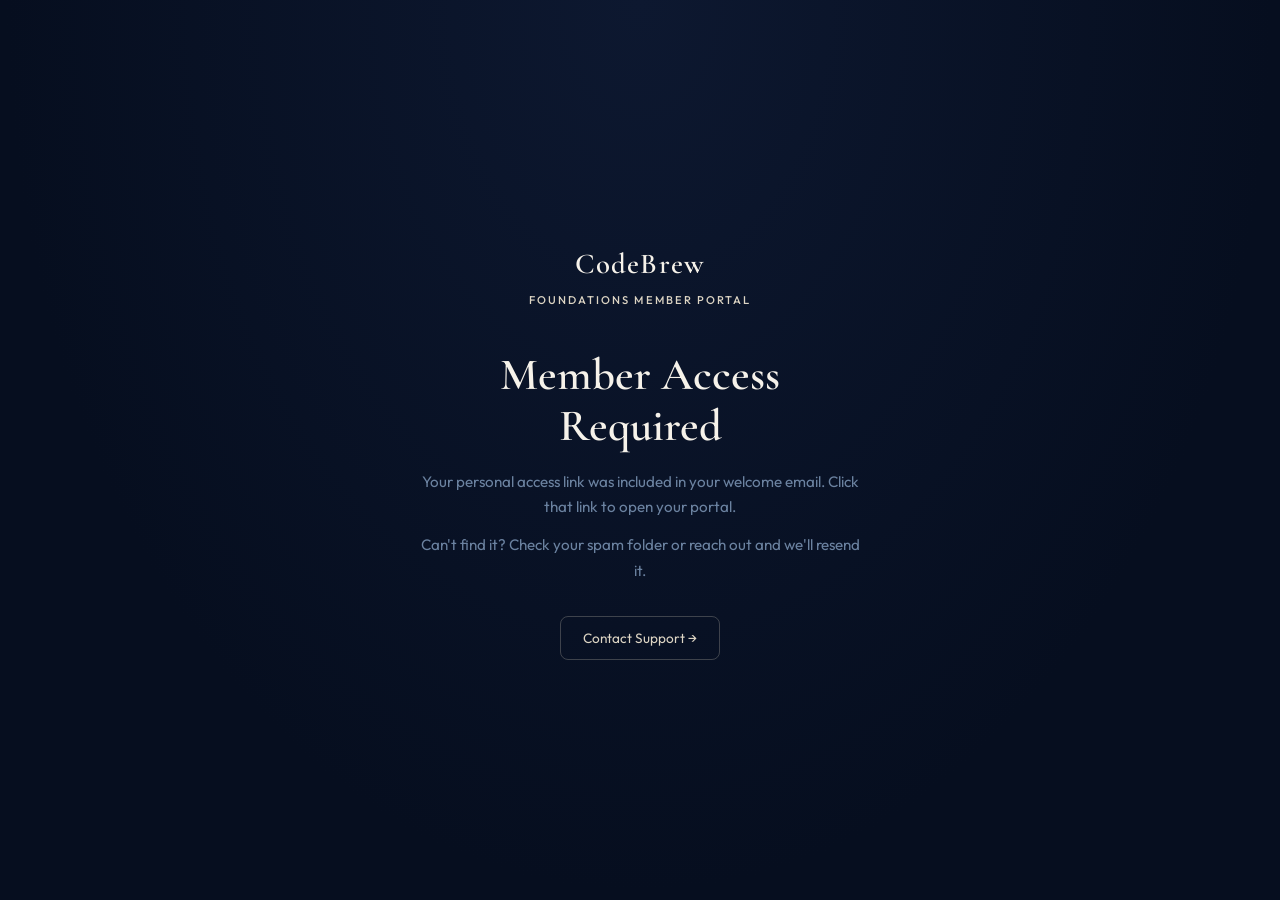
<file: members/foundations/index.html>
<!DOCTYPE html>
<html lang="en">
<head>
  <meta charset="UTF-8">
  <meta name="viewport" content="width=device-width, initial-scale=1.0">
  <title>Foundations Member Portal — CodeBrew</title>
  <link rel="preconnect" href="https://fonts.googleapis.com">
  <link rel="preconnect" href="https://fonts.gstatic.com" crossorigin>
  <link href="https://fonts.googleapis.com/css2?family=Cormorant+Garamond:ital,wght@0,400;0,500;0,600;0,700;1,400;1,600&family=Outfit:wght@300;400;500;600;700&display=swap" rel="stylesheet">
  <link rel="icon" type="image/png" href="/codebrewlogofavicon.png">
  <style>
    *, *::before, *::after { box-sizing: border-box; margin: 0; padding: 0; }
    html { scroll-behavior: smooth; }
    body {
      font-family: 'Outfit', system-ui, sans-serif;
      background: #060E1F;
      color: #E8EFF8;
      line-height: 1.65;
      -webkit-font-smoothing: antialiased;
    }
    a { color: inherit; text-decoration: none; }
    img { display: block; max-width: 100%; }

    /* ── LOADING ── */
    #loading {
      position: fixed;
      inset: 0;
      background: #060E1F;
      display: flex;
      align-items: center;
      justify-content: center;
      z-index: 999;
    }
    .spinner {
      width: 36px; height: 36px;
      border: 3px solid rgba(221,213,196,0.15);
      border-top-color: #DDD5C4;
      border-radius: 50%;
      animation: spin 0.9s linear infinite;
    }
    @keyframes spin { to { transform: rotate(360deg); } }

    /* ── GATE ── */
    #access-gate {
      display: none;
      min-height: 100vh;
      align-items: center;
      justify-content: center;
      padding: 40px 24px;
      background: radial-gradient(ellipse at top, #0D1830 0%, #060E1F 70%);
    }
    .gate-inner {
      text-align: center;
      max-width: 440px;
    }
    .gate-logo {
      font-family: 'Cormorant Garamond', Georgia, serif;
      font-size: 1.8rem;
      font-weight: 600;
      color: #F6F2EA;
      letter-spacing: 0.04em;
      margin-bottom: 40px;
    }
    .gate-logo span {
      display: block;
      font-size: 0.7rem;
      font-family: 'Outfit', sans-serif;
      font-weight: 500;
      letter-spacing: 0.18em;
      text-transform: uppercase;
      color: #DDD5C4;
      margin-top: 4px;
    }
    .gate-inner h2 {
      font-family: 'Cormorant Garamond', Georgia, serif;
      font-size: clamp(2rem, 5vw, 2.8rem);
      font-weight: 600;
      color: #F6F2EA;
      margin-bottom: 16px;
      line-height: 1.15;
    }
    .gate-inner p {
      font-size: 0.95rem;
      color: #6B82A0;
      line-height: 1.7;
      margin-bottom: 12px;
    }
    .gate-inner p:last-of-type { margin-bottom: 32px; }
    .gate-contact {
      display: inline-block;
      font-size: 0.85rem;
      color: #DDD5C4;
      border: 1px solid rgba(221,213,196,0.25);
      border-radius: 8px;
      padding: 10px 22px;
      transition: border-color 0.2s;
    }
    .gate-contact:hover { border-color: #DDD5C4; }

    /* ── PORTAL NAV ── */
    #members-content { display: none; }
    .portal-nav {
      position: sticky;
      top: 0;
      z-index: 100;
      background: rgba(6,14,31,0.95);
      backdrop-filter: blur(20px);
      -webkit-backdrop-filter: blur(20px);
      border-bottom: 1px solid #1F3260;
      padding: 14px 32px;
      display: flex;
      align-items: center;
      justify-content: space-between;
      gap: 16px;
    }
    .portal-nav-brand {
      display: flex;
      flex-direction: column;
      gap: 2px;
    }
    .portal-nav-brand .brand-name {
      font-family: 'Cormorant Garamond', Georgia, serif;
      font-size: 1.25rem;
      font-weight: 600;
      color: #F6F2EA;
      letter-spacing: 0.02em;
      line-height: 1;
    }
    .portal-nav-brand .brand-program {
      font-size: 0.65rem;
      font-weight: 600;
      text-transform: uppercase;
      letter-spacing: 0.14em;
      color: #DDD5C4;
    }
    .portal-nav-right {
      display: flex;
      align-items: center;
      gap: 20px;
    }
    .portal-badge {
      font-size: 0.7rem;
      font-weight: 600;
      text-transform: uppercase;
      letter-spacing: 0.1em;
      color: #DDD5C4;
      background: rgba(221,213,196,0.1);
      border: 1px solid rgba(221,213,196,0.2);
      padding: 4px 10px;
      border-radius: 20px;
    }
    .logout-btn {
      font-family: 'Outfit', sans-serif;
      font-size: 0.8rem;
      font-weight: 500;
      color: #6B82A0;
      background: none;
      border: none;
      cursor: pointer;
      transition: color 0.2s;
    }
    .logout-btn:hover { color: #E8EFF8; }

    /* ── CONTAINER ── */
    .container {
      max-width: 860px;
      margin: 0 auto;
      padding: 0 32px;
    }

    /* ── WELCOME BANNER ── */
    .welcome-banner {
      padding: 72px 0 56px;
      border-bottom: 1px solid #1F3260;
    }
    .welcome-label {
      display: inline-flex;
      align-items: center;
      gap: 10px;
      font-size: 0.72rem;
      font-weight: 600;
      text-transform: uppercase;
      letter-spacing: 0.14em;
      color: #DDD5C4;
      margin-bottom: 20px;
    }
    .welcome-label::before {
      content: '';
      display: block;
      width: 24px;
      height: 1px;
      background: #DDD5C4;
    }
    .welcome-banner h1 {
      font-family: 'Cormorant Garamond', Georgia, serif;
      font-size: clamp(2.4rem, 5vw, 3.6rem);
      font-weight: 600;
      color: #F6F2EA;
      line-height: 1.1;
      margin-bottom: 20px;
    }
    .welcome-banner p {
      font-size: 1rem;
      color: #A8BBCF;
      max-width: 580px;
      line-height: 1.7;
    }
    .welcome-meta {
      display: flex;
      gap: 32px;
      margin-top: 32px;
      flex-wrap: wrap;
    }
    .welcome-stat {
      display: flex;
      flex-direction: column;
      gap: 2px;
    }
    .welcome-stat strong {
      font-family: 'Cormorant Garamond', Georgia, serif;
      font-size: 1.6rem;
      font-weight: 600;
      color: #DDD5C4;
    }
    .welcome-stat span {
      font-size: 0.75rem;
      text-transform: uppercase;
      letter-spacing: 0.1em;
      color: #6B82A0;
    }

    /* ── WEEK MODULES ── */
    .modules-section { padding: 64px 0; }
    .modules-section h2 {
      font-family: 'Cormorant Garamond', Georgia, serif;
      font-size: clamp(1.5rem, 3vw, 2rem);
      font-weight: 600;
      color: #F6F2EA;
      margin-bottom: 8px;
    }
    .modules-section > .container > p {
      font-size: 0.9rem;
      color: #6B82A0;
      margin-bottom: 48px;
    }

    .week-card {
      background: #0D1830;
      border: 1px solid #1F3260;
      border-left: 3px solid #DDD5C4;
      border-radius: 14px;
      margin-bottom: 24px;
      overflow: hidden;
    }
    .week-card-header {
      display: flex;
      align-items: center;
      gap: 16px;
      padding: 24px 28px;
      cursor: pointer;
      user-select: none;
    }
    .week-card-header:hover { background: rgba(221,213,196,0.03); }
    .week-num {
      width: 52px; height: 52px;
      border-radius: 50%;
      background: #132040;
      border: 1px solid #2C4278;
      display: flex;
      align-items: center;
      justify-content: center;
      font-size: 0.68rem;
      font-weight: 700;
      text-transform: uppercase;
      letter-spacing: 0.06em;
      color: #DDD5C4;
      flex-shrink: 0;
    }
    .week-title-wrap { flex: 1; }
    .week-label {
      display: block;
      font-size: 0.68rem;
      font-weight: 600;
      text-transform: uppercase;
      letter-spacing: 0.12em;
      color: #546D7D;
      margin-bottom: 3px;
    }
    .week-card-header h3 {
      font-family: 'Cormorant Garamond', Georgia, serif;
      font-size: 1.3rem;
      font-weight: 600;
      color: #F6F2EA;
      line-height: 1.2;
    }
    .week-toggle {
      font-size: 1.1rem;
      color: #546D7D;
      transition: transform 0.25s;
      flex-shrink: 0;
    }
    .week-card.open .week-toggle { transform: rotate(180deg); }

    .week-card-body {
      display: none;
      padding: 0 28px 28px;
      border-top: 1px solid #1F3260;
    }
    .week-card.open .week-card-body { display: block; }

    .week-description {
      font-size: 0.9rem;
      color: #A8BBCF;
      line-height: 1.7;
      padding: 20px 0;
    }

    /* Video embed */
    .video-container {
      position: relative;
      width: 100%;
      padding-bottom: 56.25%;
      border-radius: 10px;
      overflow: hidden;
      background: #132040;
      border: 1px solid #1F3260;
      margin-bottom: 24px;
    }
    .video-container iframe {
      position: absolute;
      inset: 0;
      width: 100%;
      height: 100%;
      border: none;
    }
    .video-placeholder {
      position: absolute;
      inset: 0;
      display: flex;
      align-items: center;
      justify-content: center;
      flex-direction: column;
      gap: 8px;
      color: #546D7D;
      font-size: 0.85rem;
    }
    .video-placeholder .play-icon {
      font-size: 2rem;
      opacity: 0.4;
    }

    /* Resources */
    .week-resources { display: flex; flex-wrap: wrap; gap: 10px; }
    .resource-btn {
      display: inline-flex;
      align-items: center;
      gap: 8px;
      padding: 9px 16px;
      background: rgba(221,213,196,0.07);
      border: 1px solid rgba(221,213,196,0.18);
      border-radius: 8px;
      font-size: 0.82rem;
      font-weight: 500;
      color: #DDD5C4;
      transition: background 0.2s, border-color 0.2s;
      cursor: pointer;
    }
    .resource-btn:hover {
      background: rgba(221,213,196,0.12);
      border-color: rgba(221,213,196,0.35);
    }
    .resource-btn svg { width: 14px; height: 14px; flex-shrink: 0; }

    /* ── RESOURCES SECTION ── */
    .resources-section {
      padding: 64px 0;
      border-top: 1px solid #1F3260;
    }
    .section-label {
      display: inline-flex;
      align-items: center;
      gap: 10px;
      font-size: 0.72rem;
      font-weight: 600;
      text-transform: uppercase;
      letter-spacing: 0.14em;
      color: #DDD5C4;
      margin-bottom: 20px;
    }
    .section-label::before {
      content: '';
      display: block;
      width: 24px;
      height: 1px;
      background: #DDD5C4;
    }
    .resources-section h2 {
      font-family: 'Cormorant Garamond', Georgia, serif;
      font-size: clamp(1.5rem, 3vw, 2rem);
      font-weight: 600;
      color: #F6F2EA;
      margin-bottom: 8px;
    }
    .resources-section > .container > p {
      font-size: 0.9rem;
      color: #6B82A0;
      margin-bottom: 36px;
    }
    .resource-grid {
      display: grid;
      grid-template-columns: repeat(auto-fill, minmax(260px, 1fr));
      gap: 16px;
    }
    .resource-card {
      background: #0D1830;
      border: 1px solid #1F3260;
      border-radius: 12px;
      padding: 22px;
      display: flex;
      flex-direction: column;
      gap: 10px;
    }
    .resource-card-icon {
      font-size: 1.5rem;
    }
    .resource-card h4 {
      font-family: 'Cormorant Garamond', Georgia, serif;
      font-size: 1.05rem;
      font-weight: 600;
      color: #F6F2EA;
    }
    .resource-card p {
      font-size: 0.8rem;
      color: #6B82A0;
      line-height: 1.6;
      flex: 1;
    }
    .resource-card a {
      display: inline-flex;
      align-items: center;
      gap: 6px;
      font-size: 0.8rem;
      font-weight: 600;
      color: #DDD5C4;
      margin-top: 4px;
      transition: color 0.2s;
    }
    .resource-card a:hover { color: #F6F2EA; }

    /* ── SUPPORT SECTION ── */
    .support-section {
      padding: 64px 0 80px;
      border-top: 1px solid #1F3260;
    }
    .support-section h2 {
      font-family: 'Cormorant Garamond', Georgia, serif;
      font-size: clamp(1.5rem, 3vw, 2rem);
      font-weight: 600;
      color: #F6F2EA;
      margin-bottom: 8px;
    }
    .support-section > .container > p {
      font-size: 0.9rem;
      color: #6B82A0;
      margin-bottom: 32px;
    }
    .support-grid {
      display: grid;
      grid-template-columns: repeat(auto-fill, minmax(220px, 1fr));
      gap: 14px;
    }
    .support-card {
      background: #0D1830;
      border: 1px solid #1F3260;
      border-radius: 12px;
      padding: 22px;
    }
    .support-card h4 {
      font-size: 0.85rem;
      font-weight: 600;
      color: #E8EFF8;
      margin-bottom: 6px;
    }
    .support-card p {
      font-size: 0.8rem;
      color: #6B82A0;
      line-height: 1.6;
      margin-bottom: 12px;
    }
    .support-card a {
      font-size: 0.8rem;
      font-weight: 600;
      color: #DDD5C4;
      transition: color 0.2s;
    }
    .support-card a:hover { color: #F6F2EA; }

    /* ── PORTAL FOOTER ── */
    .portal-footer {
      background: #060E1F;
      border-top: 1px solid #1F3260;
      padding: 24px 32px;
      text-align: center;
      font-size: 0.75rem;
      color: #3D5280;
    }

    /* ── RESPONSIVE ── */
    @media (max-width: 640px) {
      .portal-nav { padding: 12px 20px; }
      .container { padding: 0 20px; }
      .welcome-banner { padding: 48px 0 40px; }
      .portal-badge { display: none; }
      .welcome-meta { gap: 20px; }
    }
  </style>
</head>
<body>

  <!-- LOADING -->
  <div id="loading">
    <div class="spinner"></div>
  </div>

  <!-- ACCESS GATE -->
  <div id="access-gate">
    <div class="gate-inner">
      <div class="gate-logo">
        CodeBrew
        <span>Foundations Member Portal</span>
      </div>
      <h2>Member Access Required</h2>
      <p>Your personal access link was included in your welcome email. Click that link to open your portal.</p>
      <p>Can't find it? Check your spam folder or reach out and we'll resend it.</p>
      <a href="mailto:clrankin3@gmail.com" class="gate-contact">Contact Support →</a>
    </div>
  </div>

  <!-- MEMBERS CONTENT -->
  <div id="members-content">

    <!-- NAV -->
    <nav class="portal-nav">
      <div class="portal-nav-brand">
        <span class="brand-name">CodeBrew</span>
        <span class="brand-program">Foundations · Member Portal</span>
      </div>
      <div class="portal-nav-right">
        <span class="portal-badge">Cohort 1</span>
        <button class="logout-btn" onclick="doLogout()">Sign Out</button>
      </div>
    </nav>

    <!-- WELCOME BANNER -->
    <section class="welcome-banner">
      <div class="container">
        <span class="welcome-label">You're in</span>
        <h1>Welcome to Foundations.</h1>
        <p>Everything you need for your 6-week program lives here — your weekly modules, video content, downloads, and resources. Work through each week at your own pace.</p>
        <div class="welcome-meta">
          <div class="welcome-stat">
            <strong>6</strong>
            <span>Weeks</span>
          </div>
          <div class="welcome-stat">
            <strong>4</strong>
            <span>Pillars</span>
          </div>
          <div class="welcome-stat">
            <strong>Cohort 1</strong>
            <span>Inaugural</span>
          </div>
        </div>
      </div>
    </section>

    <!-- WEEK MODULES -->
    <section class="modules-section">
      <div class="container">
        <span class="section-label">Your Program</span>
        <h2>Six weeks. One week at a time.</h2>
        <p>Expand each week to access your content, videos, and downloads.</p>

        <!-- WEEK 1 -->
        <div class="week-card" id="week-1">
          <div class="week-card-header" onclick="toggleWeek('week-1')">
            <div class="week-num">W1</div>
            <div class="week-title-wrap">
              <span class="week-label">Week One</span>
              <h3>Baseline &amp; Assessment</h3>
            </div>
            <span class="week-toggle">▾</span>
          </div>
          <div class="week-card-body">
            <p class="week-description">
              Understand where you are right now. This week is about honest assessment — identifying your biggest energy leaks, sleep patterns, movement habits, and nutrition gaps. No judgment, just clarity. By the end of this week you'll have a realistic baseline and specific targets that actually work with your schedule.
            </p>
            <!-- VIDEO: Replace src with your YouTube embed URL -->
            <div class="video-container">
              <!-- <iframe src="https://www.youtube.com/embed/VIDEO_ID" allowfullscreen></iframe> -->
              <div class="video-placeholder">
                <span class="play-icon">▶</span>
                <span>Week 1 Video — Coming Soon</span>
              </div>
            </div>
            <div class="week-resources">
              <!-- Add download links as needed -->
              <a href="/members/assets/week1-guide.pdf" class="resource-btn" download>
                <svg viewBox="0 0 24 24" fill="none" stroke="currentColor" stroke-width="1.5"><path d="M12 16l-4-4h2.5V4h3v8H16l-4 4z"/><path d="M4 20h16"/></svg>
                Week 1 Guide
              </a>
              <a href="/members/assets/week1-assessment.pdf" class="resource-btn" download>
                <svg viewBox="0 0 24 24" fill="none" stroke="currentColor" stroke-width="1.5"><path d="M12 16l-4-4h2.5V4h3v8H16l-4 4z"/><path d="M4 20h16"/></svg>
                Assessment Worksheet
              </a>
            </div>
          </div>
        </div>

        <!-- WEEK 2 -->
        <div class="week-card" id="week-2">
          <div class="week-card-header" onclick="toggleWeek('week-2')">
            <div class="week-num">W2</div>
            <div class="week-title-wrap">
              <span class="week-label">Week Two</span>
              <h3>Nutrition Foundations</h3>
            </div>
            <span class="week-toggle">▾</span>
          </div>
          <div class="week-card-body">
            <p class="week-description">
              Build your shift-adapted meal framework. This isn't a meal plan — it's a system. Simple prep protocols, energy-sustaining food choices, and strategies for eating well between 12-hour shifts without spending your only day off cooking.
            </p>
            <div class="video-container">
              <!-- <iframe src="https://www.youtube.com/embed/VIDEO_ID" allowfullscreen></iframe> -->
              <div class="video-placeholder">
                <span class="play-icon">▶</span>
                <span>Week 2 Video — Coming Soon</span>
              </div>
            </div>
            <div class="week-resources">
              <a href="/members/assets/week2-nutrition-guide.pdf" class="resource-btn" download>
                <svg viewBox="0 0 24 24" fill="none" stroke="currentColor" stroke-width="1.5"><path d="M12 16l-4-4h2.5V4h3v8H16l-4 4z"/><path d="M4 20h16"/></svg>
                Nutrition Guide
              </a>
              <a href="/members/assets/week2-meal-framework.pdf" class="resource-btn" download>
                <svg viewBox="0 0 24 24" fill="none" stroke="currentColor" stroke-width="1.5"><path d="M12 16l-4-4h2.5V4h3v8H16l-4 4z"/><path d="M4 20h16"/></svg>
                Shift Meal Framework
              </a>
            </div>
          </div>
        </div>

        <!-- WEEK 3 -->
        <div class="week-card" id="week-3">
          <div class="week-card-header" onclick="toggleWeek('week-3')">
            <div class="week-num">W3</div>
            <div class="week-title-wrap">
              <span class="week-label">Week Three</span>
              <h3>Movement &amp; Recovery</h3>
            </div>
            <span class="week-toggle">▾</span>
          </div>
          <div class="week-card-body">
            <p class="week-description">
              Implement a realistic fitness routine and recovery protocol designed specifically for your shift patterns. This isn't about training harder — it's about training smart within the windows your schedule actually allows, and recovering properly in between.
            </p>
            <div class="video-container">
              <!-- <iframe src="https://www.youtube.com/embed/VIDEO_ID" allowfullscreen></iframe> -->
              <div class="video-placeholder">
                <span class="play-icon">▶</span>
                <span>Week 3 Video — Coming Soon</span>
              </div>
            </div>
            <div class="week-resources">
              <a href="/members/assets/week3-movement-guide.pdf" class="resource-btn" download>
                <svg viewBox="0 0 24 24" fill="none" stroke="currentColor" stroke-width="1.5"><path d="M12 16l-4-4h2.5V4h3v8H16l-4 4z"/><path d="M4 20h16"/></svg>
                Movement Guide
              </a>
              <a href="/members/assets/week3-recovery-protocol.pdf" class="resource-btn" download>
                <svg viewBox="0 0 24 24" fill="none" stroke="currentColor" stroke-width="1.5"><path d="M12 16l-4-4h2.5V4h3v8H16l-4 4z"/><path d="M4 20h16"/></svg>
                Recovery Protocol
              </a>
            </div>
          </div>
        </div>

        <!-- WEEK 4 -->
        <div class="week-card" id="week-4">
          <div class="week-card-header" onclick="toggleWeek('week-4')">
            <div class="week-num">W4</div>
            <div class="week-title-wrap">
              <span class="week-label">Week Four</span>
              <h3>Sleep Optimization</h3>
            </div>
            <span class="week-toggle">▾</span>
          </div>
          <div class="week-card-body">
            <p class="week-description">
              This is the hardest pillar for shift workers — and the most important. Science-backed strategies for protecting and improving sleep quality regardless of when or how often your schedule rotates. Covers circadian rhythm support, pre- and post-shift wind-down, and what actually helps (and what doesn't).
            </p>
            <div class="video-container">
              <!-- <iframe src="https://www.youtube.com/embed/VIDEO_ID" allowfullscreen></iframe> -->
              <div class="video-placeholder">
                <span class="play-icon">▶</span>
                <span>Week 4 Video — Coming Soon</span>
              </div>
            </div>
            <div class="week-resources">
              <a href="/members/assets/week4-sleep-guide.pdf" class="resource-btn" download>
                <svg viewBox="0 0 24 24" fill="none" stroke="currentColor" stroke-width="1.5"><path d="M12 16l-4-4h2.5V4h3v8H16l-4 4z"/><path d="M4 20h16"/></svg>
                Sleep Optimization Guide
              </a>
            </div>
          </div>
        </div>

        <!-- WEEK 5 -->
        <div class="week-card" id="week-5">
          <div class="week-card-header" onclick="toggleWeek('week-5')">
            <div class="week-num">W5</div>
            <div class="week-title-wrap">
              <span class="week-label">Week Five</span>
              <h3>Mental Performance</h3>
            </div>
            <span class="week-toggle">▾</span>
          </div>
          <div class="week-card-body">
            <p class="week-description">
              Stress-reduction techniques, cognitive recovery tools, and real strategies for leaving work at work. Protecting your headspace between shifts isn't a luxury — it's what makes everything else sustainable. This week covers nervous system regulation and what actually works for decompression after high-acuity shifts.
            </p>
            <div class="video-container">
              <!-- <iframe src="https://www.youtube.com/embed/VIDEO_ID" allowfullscreen></iframe> -->
              <div class="video-placeholder">
                <span class="play-icon">▶</span>
                <span>Week 5 Video — Coming Soon</span>
              </div>
            </div>
            <div class="week-resources">
              <a href="/members/assets/week5-mental-guide.pdf" class="resource-btn" download>
                <svg viewBox="0 0 24 24" fill="none" stroke="currentColor" stroke-width="1.5"><path d="M12 16l-4-4h2.5V4h3v8H16l-4 4z"/><path d="M4 20h16"/></svg>
                Mental Performance Guide
              </a>
            </div>
          </div>
        </div>

        <!-- WEEK 6 -->
        <div class="week-card" id="week-6">
          <div class="week-card-header" onclick="toggleWeek('week-6')">
            <div class="week-num">W6</div>
            <div class="week-title-wrap">
              <span class="week-label">Week Six</span>
              <h3>Systems Integration</h3>
            </div>
            <span class="week-toggle">▾</span>
          </div>
          <div class="week-card-body">
            <p class="week-description">
              Bring it all together. This week is about building a personalized long-term health system that sustains itself — one that holds even on your worst shifts, even when life gets chaotic. You'll leave Foundations with a clear, realistic plan you can actually stick to.
            </p>
            <div class="video-container">
              <!-- <iframe src="https://www.youtube.com/embed/VIDEO_ID" allowfullscreen></iframe> -->
              <div class="video-placeholder">
                <span class="play-icon">▶</span>
                <span>Week 6 Video — Coming Soon</span>
              </div>
            </div>
            <div class="week-resources">
              <a href="/members/assets/week6-integration-guide.pdf" class="resource-btn" download>
                <svg viewBox="0 0 24 24" fill="none" stroke="currentColor" stroke-width="1.5"><path d="M12 16l-4-4h2.5V4h3v8H16l-4 4z"/><path d="M4 20h16"/></svg>
                Systems Integration Guide
              </a>
              <a href="/members/assets/week6-long-term-plan.pdf" class="resource-btn" download>
                <svg viewBox="0 0 24 24" fill="none" stroke="currentColor" stroke-width="1.5"><path d="M12 16l-4-4h2.5V4h3v8H16l-4 4z"/><path d="M4 20h16"/></svg>
                Long-Term Plan Template
              </a>
            </div>
          </div>
        </div>

      </div>
    </section>

    <!-- RESOURCES -->
    <section class="resources-section">
      <div class="container">
        <span class="section-label">Downloads</span>
        <h2>Program Resources</h2>
        <p>Guides, ebooks, and tools you can use anytime throughout the program.</p>
        <div class="resource-grid">

          <div class="resource-card">
            <div class="resource-card-icon">📘</div>
            <h4>Fuel for the Frontline</h4>
            <p>Nutrition guidance built specifically for healthcare workers — shift-adapted, practical, and realistic.</p>
            <a href="/Fuel for the Frontline.pdf" download>Download PDF →</a>
          </div>

          <!-- Add more resource cards as you create them:
          <div class="resource-card">
            <div class="resource-card-icon">📋</div>
            <h4>Resource Title</h4>
            <p>Brief description of what this resource covers.</p>
            <a href="/members/assets/filename.pdf" download>Download PDF →</a>
          </div>
          -->

        </div>
      </div>
    </section>

    <!-- SUPPORT -->
    <section class="support-section">
      <div class="container">
        <span class="section-label">Support</span>
        <h2>We're here.</h2>
        <p>Questions about the program, technical issues, or just need to talk through something — reach out.</p>
        <div class="support-grid">

          <div class="support-card">
            <h4>Program Questions</h4>
            <p>Questions about content, your progress, or anything program-related.</p>
            <a href="mailto:clrankin3@gmail.com">Email Chelsea →</a>
          </div>

          <!-- Add community card when ready:
          <div class="support-card">
            <h4>Community</h4>
            <p>Connect with your fellow Cohort 1 members.</p>
            <a href="COMMUNITY_URL" target="_blank" rel="noopener">Join the Group →</a>
          </div>
          -->

          <div class="support-card">
            <h4>Technical Issues</h4>
            <p>Can't access content or having trouble with the portal? Let us know.</p>
            <a href="mailto:clrankin3@gmail.com">Get Help →</a>
          </div>

        </div>
      </div>
    </section>

    <footer class="portal-footer">
      &copy; 2025 CodeBrew. Foundations Member Portal. All content is for enrolled members only.
    </footer>

  </div><!-- /members-content -->

  <script type="module">
    import { checkAccess, logout } from '/members/auth.js';

    window.doLogout = () => logout('foundations');

    window.toggleWeek = (id) => {
      const card = document.getElementById(id);
      card.classList.toggle('open');
    };

    (async () => {
      const valid = await checkAccess('foundations');
      document.getElementById('loading').style.display = 'none';
      if (valid) {
        document.getElementById('members-content').style.display = 'block';
      } else {
        document.getElementById('access-gate').style.display = 'flex';
      }
    })();
  </script>

</body>
</html>
</file>
<file: styles.css>
/* ============================================================
   CODEBREW — Warm Noir Editorial
   Cormorant Garamond (display) + Outfit (body)
   Palette: Deep navy · Warm cream · Bone accent
   ============================================================ */

/* === CUSTOM PROPERTIES === */
:root {
  --font-display: 'Cormorant Garamond', Georgia, serif;
  --font-body:    'Outfit', system-ui, sans-serif;

  --radius-sm:  6px;
  --radius:     12px;
  --radius-lg:  18px;
  --radius-xl:  26px;

  /* Deep navy darks */
  --dark:         #060E1F;
  --dark-2:       #0D1830;
  --surface:      #132040;
  --border:       #1F3260;
  --border-light: #2C4278;

  /* Cream / warm light sections */
  --cream:     #F6F2EA;
  --parchment: #E5DECE;
  --champagne: #FFF5DB;

  /* Bone accent — warm ivory, elegant on deep navy */
  --gold:      #DDD5C4;
  --gold-dark: #C8BFB0;
  --gold-dim:  rgba(221,213,196,0.12);

  /* Steel blue — secondary tone */
  --slate:     #546D7D;
  --slate-dim: rgba(84,109,125,0.12);

  /* Text on dark/navy */
  --text-warm:       #E8EFF8;
  --text-warm-sub:   #A8BBCF;
  --text-warm-muted: #6B82A0;

  /* Text on cream/light */
  --text-dark:       #060E1F;
  --text-dark-sub:   #1A2A50;
  --text-dark-muted: #3D5280;
}

/* === RESET === */
*, *::before, *::after { box-sizing: border-box; margin: 0; padding: 0; }
html { scroll-behavior: smooth; }
body {
  font-family: var(--font-body);
  background: var(--dark);
  color: var(--text-warm);
  line-height: 1.65;
  -webkit-font-smoothing: antialiased;
  -moz-osx-font-smoothing: grayscale;
}
img { display: block; max-width: 100%; }
a  { color: inherit; text-decoration: none; }

/* === PROGRESS BAR === */
#progress-bar {
  position: fixed;
  top: 0; left: 0;
  height: 2px;
  width: 0%;
  background: var(--gold);
  z-index: 1000;
  transition: width 0.1s linear;
}

/* === CONTAINER === */
.container {
  max-width: 1200px;
  margin: 0 auto;
  padding: 0 32px;
}

/* === GLOBAL HEADINGS === */
h1, h2, h3, h4, h5 {
  font-family: var(--font-display);
  font-weight: 600;
  line-height: 1.1;
}

/* === SECTION LABEL === */
.section-label {
  display: inline-flex;
  align-items: center;
  gap: 10px;
  font-family: var(--font-body);
  font-size: 0.72rem;
  font-weight: 600;
  text-transform: uppercase;
  letter-spacing: 0.14em;
  color: var(--gold);
  margin-bottom: 18px;
}
.section-label::before {
  content: '';
  display: block;
  width: 24px;
  height: 1px;
  background: var(--gold);
  flex-shrink: 0;
}

/* === SECTION HEADER (centered, used in system / ecosystem) === */
.section-header {
  text-align: center;
  max-width: 720px;
  margin: 0 auto 72px;
}
.section-header h2 {
  font-family: var(--font-display);
  font-size: clamp(2.2rem, 4vw, 3.4rem);
  font-weight: 600;
  color: var(--cream);
  letter-spacing: -0.02em;
  margin-bottom: 18px;
}
.section-header p {
  font-size: 1rem;
  color: var(--text-warm-sub);
  line-height: 1.7;
}
/* light-section header override */
.light-header h2   { color: var(--text-dark); }
.light-header p    { color: var(--text-dark-sub); }

/* === GRADIENT TEXT === */
.gradient-text {
  background: linear-gradient(130deg, #ffffff 0%, var(--gold) 60%);
  -webkit-background-clip: text;
  -webkit-text-fill-color: transparent;
  background-clip: text;
  display: inline;
}

/* === BUTTONS === */
.btn {
  display: inline-flex;
  align-items: center;
  gap: 8px;
  border: none;
  border-radius: var(--radius);
  padding: 13px 26px;
  font-family: var(--font-body);
  font-size: 0.92rem;
  font-weight: 600;
  letter-spacing: 0.01em;
  cursor: pointer;
  transition: all 0.25s ease;
  text-decoration: none;
  line-height: 1;
}
.btn svg { width: 16px; height: 16px; flex-shrink: 0; }

.btn-primary {
  background: var(--gold);
  color: var(--dark);
}
.btn-primary:hover {
  background: var(--gold-dark);
  transform: translateY(-1px);
  box-shadow: 0 8px 28px rgba(221,213,196,0.28);
}
.btn-primary:active { transform: translateY(0); box-shadow: none; }

.btn-ghost {
  background: transparent;
  color: var(--text-warm);
  border: 1px solid var(--border-light);
}
.btn-ghost:hover {
  border-color: var(--gold);
  color: var(--gold);
}

.btn-large {
  padding: 16px 36px;
  font-size: 1rem;
  border-radius: var(--radius-lg);
  width: 100%;
  justify-content: center;
}

/* Submit states */
.btn-loading, .btn-success { display: none; }
#submit-btn.loading .btn-text    { display: none; }
#submit-btn.loading .btn-loading { display: flex; }
#submit-btn.success .btn-text    { display: none; }
#submit-btn.success .btn-success { display: block; }
.btn-loading svg { width: 22px; height: 22px; }
@keyframes spin { to { transform: rotate(360deg); } }

/* === BADGE DOT === */
.badge-dot {
  display: inline-block;
  width: 7px; height: 7px;
  border-radius: 50%;
  background: var(--gold);
  box-shadow: 0 0 0 2px rgba(221,213,196,0.25);
  flex-shrink: 0;
}

/* === REVEAL ANIMATIONS === */
.reveal-up    { opacity: 0; transform: translateY(32px); transition: opacity 0.65s ease, transform 0.65s ease; }
.reveal-left  { opacity: 0; transform: translateX(-32px); transition: opacity 0.65s ease, transform 0.65s ease; }
.reveal-right { opacity: 0; transform: translateX(32px);  transition: opacity 0.65s ease, transform 0.65s ease; }
.reveal-up.visible, .reveal-left.visible, .reveal-right.visible {
  opacity: 1; transform: none;
}
.delay-1 { transition-delay: 0.08s; }
.delay-2 { transition-delay: 0.16s; }
.delay-3 { transition-delay: 0.24s; }
.delay-4 { transition-delay: 0.32s; }
.delay-5 { transition-delay: 0.40s; }
.delay-6 { transition-delay: 0.48s; }

/* === SR ONLY === */
.sr-only {
  position: absolute;
  width: 1px; height: 1px;
  padding: 0; margin: -1px;
  overflow: hidden;
  clip: rect(0,0,0,0);
  white-space: nowrap;
  border: 0;
}

/* ============================================================
   NAVIGATION
   ============================================================ */
.nav {
  position: fixed;
  top: 0; left: 0; right: 0;
  z-index: 100;
  padding: 14px 0;
  background: var(--cream);
  border-bottom: 1px solid var(--parchment);
  transition: padding 0.35s ease, background 0.35s ease, box-shadow 0.35s ease;
}
.nav.scrolled {
  background: rgba(246,242,234,0.97);
  backdrop-filter: blur(24px);
  -webkit-backdrop-filter: blur(24px);
  box-shadow: 0 1px 16px rgba(6,14,31,0.08);
  padding: 10px 0;
}

.nav-inner {
  display: flex;
  align-items: center;
}

.nav-logo {
  display: flex;
  align-items: center;
  margin-right: auto;
}
.nav-logo-img {
  height: 40px;
  width: auto;
  display: block;
}

.nav-links {
  display: flex;
  align-items: center;
  gap: 32px;
  list-style: none;
}
.nav-links a {
  font-family: var(--font-body);
  font-size: 0.875rem;
  font-weight: 500;
  color: var(--text-dark-sub);
  letter-spacing: 0.01em;
  transition: color 0.2s;
}
.nav-links a:hover { color: var(--dark); }

.nav-cta {
  background: var(--dark) !important;
  color: var(--champagne) !important;
  padding: 9px 20px;
  border-radius: var(--radius-sm);
  font-weight: 600;
  font-size: 0.85rem;
  transition: background 0.2s;
}
.nav-cta:hover { background: var(--surface) !important; }

/* Hamburger */
.nav-hamburger {
  display: none;
  flex-direction: column;
  gap: 5px;
  background: none;
  border: none;
  cursor: pointer;
  padding: 4px;
  margin-left: auto;
}
.nav-hamburger span {
  display: block;
  width: 24px; height: 2px;
  background: var(--dark);
  border-radius: 2px;
  transition: all 0.3s ease;
}
.nav-hamburger.open span:nth-child(1) { transform: translateY(7px) rotate(45deg); }
.nav-hamburger.open span:nth-child(2) { opacity: 0; }
.nav-hamburger.open span:nth-child(3) { transform: translateY(-7px) rotate(-45deg); }

/* ============================================================
   HERO
   ============================================================ */
.hero {
  position: relative;
  min-height: 100vh;
  display: flex;
  align-items: center;
  overflow: hidden;
  padding: 140px 0 100px;
  background: var(--dark);
}

.hero-bg {
  position: absolute;
  inset: 0;
  overflow: hidden;
}

.hero-grid {
  position: absolute;
  inset: 0;
  background-image: radial-gradient(rgba(220,232,255,0.055) 1px, transparent 1px);
  background-size: 32px 32px;
  mask-image: radial-gradient(ellipse 70% 65% at 50% 40%, black, transparent);
  -webkit-mask-image: radial-gradient(ellipse 70% 65% at 50% 40%, black, transparent);
}

.hero-orb {
  position: absolute;
  border-radius: 50%;
  filter: blur(80px);
}
.hero-orb-1 {
  width: 700px; height: 700px;
  background: radial-gradient(circle, rgba(221,213,196,0.14) 0%, transparent 70%);
  top: -200px; right: -80px;
  animation: orb-drift 14s ease-in-out infinite;
}
.hero-orb-2 {
  width: 500px; height: 500px;
  background: radial-gradient(circle, rgba(84,109,125,0.15) 0%, transparent 70%);
  bottom: -150px; left: -60px;
  animation: orb-drift 18s ease-in-out infinite reverse;
}
.hero-orb-3 {
  width: 300px; height: 300px;
  background: radial-gradient(circle, rgba(221,213,196,0.08) 0%, transparent 70%);
  top: 50%; left: 35%;
  animation: orb-drift 10s ease-in-out infinite;
}
@keyframes orb-drift {
  0%, 100% { transform: translate(0, 0); }
  33%       { transform: translate(20px, -15px); }
  66%       { transform: translate(-15px, 20px); }
}

.hero-inner {
  position: relative;
  z-index: 2;
  display: grid;
  grid-template-columns: 1fr 400px;
  gap: 64px;
  align-items: center;
}

/* Badge */
.hero-badge {
  display: inline-flex;
  align-items: center;
  gap: 10px;
  background: var(--gold-dim);
  border: 1px solid rgba(221,213,196,0.28);
  border-radius: 100px;
  padding: 7px 16px;
  font-size: 0.78rem;
  font-weight: 600;
  color: var(--gold);
  letter-spacing: 0.03em;
  margin-bottom: 28px;
}

.hero-title {
  font-family: var(--font-display);
  font-size: clamp(3.5rem, 6.5vw, 6rem);
  font-weight: 700;
  line-height: 1.0;
  letter-spacing: -0.025em;
  color: var(--cream);
  margin-bottom: 24px;
}
.hero-title .gradient-text { font-style: italic; }

.hero-subtitle {
  font-size: 1.05rem;
  color: var(--text-warm-sub);
  line-height: 1.7;
  max-width: 480px;
  margin-bottom: 36px;
}

.hero-ctas {
  display: flex;
  align-items: center;
  gap: 14px;
  flex-wrap: wrap;
}

/* Stats */
.hero-stats {
  display: flex;
  align-items: center;
  gap: 36px;
  margin-top: 52px;
  padding-top: 40px;
  border-top: 1px solid var(--border-light);
}
.stat-value {
  display: flex;
  align-items: baseline;
  gap: 2px;
}
.stat-number {
  font-family: var(--font-display);
  font-size: 2.6rem;
  font-weight: 700;
  color: var(--cream);
  line-height: 1;
  letter-spacing: -0.02em;
}
.stat-suffix {
  font-family: var(--font-display);
  font-size: 1.6rem;
  font-weight: 600;
  color: var(--gold);
}
.stat-label {
  font-size: 0.75rem;
  color: var(--text-warm-muted);
  text-transform: uppercase;
  letter-spacing: 0.08em;
  margin-top: 4px;
}
.stat-divider {
  width: 1px;
  height: 36px;
  background: var(--border-light);
}

/* Hero image */
.hero-image-col { position: relative; }

.hero-photo-frame {
  position: relative;
  border-radius: var(--radius-xl);
  overflow: hidden;
}
.hero-photo-frame::before {
  content: '';
  position: absolute;
  inset: 0;
  background: linear-gradient(to bottom, transparent 65%, rgba(13,21,39,0.35) 100%);
  z-index: 1;
  border-radius: inherit;
}
.hero-photo-frame::after {
  content: '';
  position: absolute;
  inset: -1px;
  border-radius: calc(var(--radius-xl) + 1px);
  background: linear-gradient(140deg, rgba(221,213,196,0.55) 0%, transparent 48%);
  z-index: -1;
}
.hero-photo {
  display: block;
  width: 100%;
  height: 580px;
  object-fit: cover;
  object-position: center top;
  border-radius: var(--radius-xl);
}

.hero-photo-tag {
  position: absolute;
  top: 18px; left: 14px;
  z-index: 2;
  background: rgba(13,21,39,0.92);
  backdrop-filter: blur(20px);
  -webkit-backdrop-filter: blur(20px);
  border: 1px solid var(--border-light);
  border-radius: var(--radius);
  padding: 10px 14px;
  display: flex;
  align-items: center;
  gap: 10px;
  font-family: var(--font-body);
  font-size: 0.82rem;
  color: var(--text-warm-sub);
}

/* Scroll hint */
.hero-scroll-hint {
  position: absolute;
  bottom: 32px;
  left: 50%;
  transform: translateX(-50%);
  z-index: 2;
}
.scroll-line {
  width: 1px;
  height: 44px;
  background: linear-gradient(to bottom, var(--gold), transparent);
  margin: 0 auto;
  animation: scroll-pulse 2.2s ease-in-out infinite;
}
@keyframes scroll-pulse {
  0%, 100% { opacity: 0.35; transform: scaleY(1); }
  50%       { opacity: 0.85; transform: scaleY(1.1); }
}

/* ============================================================
   VISUAL BANNER
   ============================================================ */
.visual-banner {
  position: relative;
  height: 420px;
  overflow: hidden;
  display: flex;
  align-items: center;
  justify-content: center;
}
.banner-img {
  position: absolute;
  inset: 0;
  width: 100%;
  height: 100%;
  object-fit: cover;
  object-position: center 30%;
  display: block;
}
.banner-overlay {
  position: absolute;
  inset: 0;
  background: linear-gradient(
    135deg,
    rgba(13,21,39,0.55) 0%,
    rgba(13,21,39,0.35) 50%,
    rgba(13,21,39,0.50) 100%
  );
}
.banner-text {
  position: relative;
  z-index: 2;
  text-align: center;
  padding: 0 24px;
}
.banner-text p {
  font-family: var(--font-display);
  font-size: clamp(1.8rem, 4.5vw, 3.4rem);
  font-weight: 700;
  font-style: italic;
  color: var(--cream);
  line-height: 1.2;
  letter-spacing: -0.015em;
  text-shadow: 0 2px 20px rgba(0,0,0,0.55), 0 1px 6px rgba(0,0,0,0.4);
}
.banner-text span { color: var(--cream); }
.banner-text em   { font-style: italic; color: var(--gold); }

/* ============================================================
   PROBLEM
   ============================================================ */
.problem {
  background: var(--cream);
  color: var(--text-dark);
  padding: 120px 0;
}

.problem-grid {
  display: grid;
  grid-template-columns: 1fr 1fr;
  gap: 80px;
  align-items: start;
}

.problem-text .section-label { color: var(--slate); }
.problem-text .section-label::before { background: var(--slate); }
.problem-text h2 {
  font-family: var(--font-display);
  font-size: clamp(2rem, 3.5vw, 3rem);
  font-weight: 600;
  color: var(--text-dark);
  letter-spacing: -0.02em;
  line-height: 1.1;
  margin-bottom: 24px;
}
.problem-text p {
  font-size: 0.975rem;
  color: var(--text-dark-sub);
  line-height: 1.75;
  margin-bottom: 16px;
}
.problem-text strong { color: var(--text-dark); font-weight: 700; }

.problem-link {
  display: inline-flex;
  align-items: center;
  gap: 8px;
  color: var(--slate);
  font-size: 0.92rem;
  font-weight: 600;
  margin-top: 16px;
  transition: gap 0.2s;
}
.problem-link svg { width: 16px; height: 16px; }
.problem-link:hover { gap: 13px; }

.problem-cards {
  display: flex;
  flex-direction: column;
  gap: 12px;
}
.problem-card {
  display: flex;
  align-items: flex-start;
  gap: 16px;
  background: #fff;
  border: 1px solid var(--parchment);
  border-radius: var(--radius-lg);
  padding: 20px 22px;
  transition: border-color 0.2s, box-shadow 0.2s;
}
.problem-card:hover {
  border-color: rgba(221,213,196,0.3);
  box-shadow: 0 4px 20px rgba(221,213,196,0.08);
}
.problem-card-icon {
  font-size: 1.5rem;
  flex-shrink: 0;
  line-height: 1;
  padding-top: 1px;
}
.problem-card-body strong {
  display: block;
  font-family: var(--font-display);
  font-size: 1.08rem;
  font-weight: 600;
  color: var(--text-dark);
  margin-bottom: 4px;
}
.problem-card-body p {
  font-size: 0.875rem;
  color: var(--text-dark-muted);
  line-height: 1.6;
  margin: 0;
}

/* ============================================================
   SYSTEM / PILLARS
   ============================================================ */
.system {
  background-color: var(--dark);
  background-image:
    radial-gradient(ellipse 80% 70% at 50% 50%, transparent 35%, var(--dark) 100%),
    radial-gradient(rgba(220,232,255,0.055) 1px, transparent 1px);
  background-size: 100% 100%, 28px 28px;
  padding: 120px 0;
  position: relative;
}

.pillars-grid {
  display: grid;
  grid-template-columns: repeat(2, minmax(0, 1fr));
  gap: 24px;
}

.pillar-card {
  background: rgba(220,232,255,0.04);
  border: 1px solid var(--border-light);
  border-radius: var(--radius-lg);
  padding: 28px 24px;
  position: relative;
  overflow: hidden;
  transition: background 0.25s, border-color 0.25s, transform 0.25s;
}
.pillar-card::before {
  content: '';
  position: absolute;
  top: 0; left: 0; right: 0;
  height: 2px;
  background: var(--gold);
  transform: scaleX(0);
  transform-origin: left;
  transition: transform 0.3s ease;
}
.pillar-card:hover::before  { transform: scaleX(1); }
.pillar-card:hover {
  background: rgba(244,237,228,0.07);
  border-color: rgba(221,213,196,0.3);
  transform: translateY(-3px);
}

.pillar-icon-wrap {
  width: 44px; height: 44px;
  background: var(--gold-dim);
  border: 1px solid rgba(221,213,196,0.2);
  border-radius: var(--radius);
  display: flex;
  align-items: center;
  justify-content: center;
  margin-bottom: 18px;
  font-size: 1.2rem;
}
.pillar-card h3 {
  font-family: var(--font-display);
  font-size: 1.28rem;
  font-weight: 600;
  color: var(--cream);
  margin-bottom: 10px;
}
.pillar-card p {
  font-size: 0.875rem;
  color: var(--text-warm-sub);
  line-height: 1.65;
  margin-bottom: 14px;
}
.pillar-tag {
  display: inline-block;
  font-size: 0.7rem;
  font-weight: 600;
  text-transform: uppercase;
  letter-spacing: 0.08em;
  color: var(--gold);
  background: var(--gold-dim);
  border: 1px solid rgba(221,213,196,0.2);
  border-radius: 100px;
  padding: 3px 10px;
}

/* ============================================================
   PROGRAM / 6-WEEK TIMELINE
   ============================================================ */
.program {
  background: var(--cream);
  color: var(--text-dark);
  padding: 120px 0;
}
.program .section-header        { text-align: center; margin-bottom: 72px; }
.program .section-header h2     { color: var(--text-dark); }
.program .section-header p      { color: var(--text-dark-sub); }
.program .section-label         { color: var(--slate); }
.program .section-label::before { background: var(--slate); }

/* Timeline */
.timeline {
  position: relative;
  display: flex;
  flex-direction: column;
  max-width: 700px;
  margin: 0 auto 64px;
}
.timeline-track {
  position: absolute;
  left: 31px;
  top: 32px; bottom: 32px;
  width: 2px;
  background: linear-gradient(to bottom, var(--slate) 0%, rgba(84,109,125,0.12) 100%);
  z-index: 0;
}
.timeline-item {
  display: flex;
  gap: 28px;
  align-items: flex-start;
  padding: 20px 0;
  position: relative;
  z-index: 1;
}

.timeline-marker {
  width: 64px; height: 64px;
  border-radius: 50%;
  background: var(--text-dark);
  border: 2px solid var(--slate);
  display: flex;
  align-items: center;
  justify-content: center;
  flex-shrink: 0;
  box-shadow: 0 0 0 5px var(--cream), 0 0 0 7px rgba(221,213,196,0.2);
  transition: box-shadow 0.2s;
}
.timeline-item:hover .timeline-marker {
  box-shadow: 0 0 0 5px var(--cream), 0 0 0 9px rgba(221,213,196,0.3);
}

.timeline-week {
  font-family: var(--font-body);
  font-size: 0.72rem;
  font-weight: 700;
  color: var(--cream);
  letter-spacing: 0.04em;
}

.timeline-content {
  padding-top: 12px;
  flex: 1;
}
.timeline-label {
  display: block;
  font-size: 0.72rem;
  font-weight: 600;
  text-transform: uppercase;
  letter-spacing: 0.1em;
  color: var(--slate);
  margin-bottom: 4px;
}
.timeline-content h4 {
  font-family: var(--font-display);
  font-size: 1.22rem;
  font-weight: 600;
  color: var(--text-dark);
  margin-bottom: 8px;
}
.timeline-content p {
  font-size: 0.9rem;
  color: var(--text-dark-muted);
  line-height: 1.65;
}

.program-cta {
  text-align: center;
  display: flex;
  flex-direction: column;
  align-items: center;
  gap: 14px;
}
.program-cta .btn-primary { min-width: 220px; }
.program-cta p {
  font-size: 0.82rem;
  color: var(--text-dark-muted);
}

/* Program Roadmap */
.program-roadmap {
  margin-top: 96px;
  padding-top: 72px;
  border-top: 1px solid var(--parchment);
}
.roadmap-header {
  text-align: center;
  max-width: 560px;
  margin: 0 auto 56px;
}
.roadmap-header h3 {
  font-family: var(--font-display);
  font-size: clamp(1.8rem, 3vw, 2.6rem);
  font-weight: 600;
  color: var(--text-dark);
  margin: 0 0 12px;
}
.roadmap-header p {
  font-size: 0.95rem;
  color: var(--text-dark-sub);
  line-height: 1.7;
}
.roadmap-grid {
  display: grid;
  grid-template-columns: repeat(3, 1fr);
  gap: 24px;
  align-items: start;
}
.roadmap-card {
  border-radius: var(--radius-lg);
  padding: 32px 28px;
  position: relative;
}
.roadmap-current {
  background: var(--dark);
  border: 1px solid var(--border);
}
.roadmap-soon {
  background: var(--champagne);
  border: 1px solid var(--parchment);
}
.roadmap-badge {
  display: inline-block;
  font-size: 0.7rem;
  font-weight: 600;
  letter-spacing: 0.08em;
  text-transform: uppercase;
  padding: 4px 10px;
  border-radius: 20px;
  margin-bottom: 20px;
}
.badge-active {
  background: var(--slate);
  color: var(--champagne);
}
.badge-soon {
  background: var(--parchment);
  color: var(--text-dark-muted);
}
.roadmap-level {
  font-size: 0.75rem;
  font-weight: 600;
  letter-spacing: 0.1em;
  text-transform: uppercase;
  color: var(--gold);
  margin-bottom: 6px;
}
.roadmap-soon .roadmap-level { color: var(--slate); }
.roadmap-card h4 {
  font-family: var(--font-display);
  font-size: 1.6rem;
  font-weight: 600;
  color: var(--cream);
  margin: 0 0 4px;
}
.roadmap-soon h4 { color: var(--text-dark); }
.roadmap-duration {
  font-size: 0.78rem;
  color: var(--text-warm-muted);
  margin: 0 0 16px;
}
.roadmap-soon .roadmap-duration { color: var(--text-dark-muted); }
.roadmap-card > p:not(.roadmap-duration) {
  font-size: 0.875rem;
  color: var(--text-warm-sub);
  line-height: 1.7;
  margin: 0 0 20px;
}
.roadmap-soon > p:not(.roadmap-duration) { color: var(--text-dark-sub); }
.roadmap-list {
  list-style: none;
  padding: 0;
  margin: 0;
  display: flex;
  flex-direction: column;
  gap: 8px;
}
.roadmap-list li {
  font-size: 0.82rem;
  color: var(--text-warm-muted);
  padding-left: 16px;
  position: relative;
  line-height: 1.5;
}
.roadmap-list li::before {
  content: '—';
  position: absolute;
  left: 0;
  color: var(--gold);
  font-size: 0.75rem;
}
.roadmap-tracks {
  display: flex;
  flex-wrap: wrap;
  gap: 8px;
  margin-top: 4px;
}
.roadmap-track {
  font-size: 0.78rem;
  font-weight: 500;
  color: var(--text-dark-sub);
  background: var(--parchment);
  border: 1px solid var(--gold-dark);
  border-radius: 20px;
  padding: 5px 12px;
}

/* ============================================================
   ECOSYSTEM
   ============================================================ */
.ecosystem {
  background-color: var(--dark-2);
  background-image:
    radial-gradient(ellipse 75% 70% at 50% 50%, transparent 30%, var(--dark-2) 100%),
    radial-gradient(rgba(220,232,255,0.055) 1px, transparent 1px);
  background-size: 100% 100%, 28px 28px;
  padding: 120px 0;
  position: relative;
}

.eco-grid {
  display: grid;
  grid-template-columns: repeat(2, 1fr);
  gap: 18px;
}
.eco-card {
  background: rgba(220,232,255,0.03);
  border: 1px solid var(--border-light);
  border-radius: var(--radius-lg);
  padding: 32px 28px;
  position: relative;
  overflow: hidden;
  transition: background 0.25s, border-color 0.25s;
}
.eco-card:hover {
  background: rgba(220,232,255,0.05);
  border-color: rgba(221,213,196,0.25);
}
.eco-live {
  border-color: rgba(221,213,196,0.38);
  background: rgba(221,213,196,0.04);
}
.eco-status {
  display: inline-flex;
  align-items: center;
  gap: 6px;
  font-size: 0.7rem;
  font-weight: 700;
  text-transform: uppercase;
  letter-spacing: 0.09em;
  border-radius: 100px;
  padding: 4px 12px;
  margin-bottom: 16px;
}
.eco-status.live {
  background: var(--gold-dim);
  border: 1px solid rgba(221,213,196,0.3);
  color: var(--gold);
}
.eco-status.soon {
  background: rgba(220,232,255,0.05);
  border: 1px solid var(--border-light);
  color: var(--text-warm-muted);
}
.eco-icon {
  display: block;
  font-size: 1.9rem;
  margin-bottom: 14px;
}
.eco-card h3 {
  font-family: var(--font-display);
  font-size: 1.38rem;
  font-weight: 600;
  color: var(--cream);
  margin-bottom: 12px;
}
.eco-card p {
  font-size: 0.875rem;
  color: var(--text-warm-sub);
  line-height: 1.7;
  margin-bottom: 18px;
}
.eco-link {
  display: inline-block;
  font-size: 0.85rem;
  font-weight: 600;
  color: var(--gold);
  transition: opacity 0.2s;
}
.eco-link:hover { opacity: 0.72; }
.eco-link.muted { color: var(--text-warm-muted); font-weight: 400; }

/* ============================================================
   MEMBERSHIP
   ============================================================ */
.membership {
  background: var(--cream);
  color: var(--text-dark);
  padding: 120px 0;
}
.membership-grid {
  display: grid;
  grid-template-columns: 1fr 1fr;
  gap: 80px;
  align-items: start;
}

.membership-text .section-label { color: var(--slate); }
.membership-text .section-label::before { background: var(--slate); }
.membership-text h2 {
  font-family: var(--font-display);
  font-size: clamp(2rem, 3.5vw, 3rem);
  font-weight: 600;
  color: var(--text-dark);
  letter-spacing: -0.02em;
  line-height: 1.1;
  margin-bottom: 20px;
}
.membership-text p {
  font-size: 0.975rem;
  color: var(--text-dark-sub);
  line-height: 1.75;
  margin-bottom: 16px;
}
.membership-note {
  display: block;
  font-size: 0.82rem;
  color: var(--slate);
  font-weight: 500;
  margin-bottom: 24px;
  padding: 10px 14px;
  background: var(--slate-dim);
  border: 1px solid rgba(84,109,125,0.22);
  border-radius: var(--radius);
}
.membership-text .btn-primary {
  background: var(--text-dark);
  color: var(--cream);
}
.membership-text .btn-primary:hover {
  background: var(--dark-2);
  box-shadow: 0 8px 28px rgba(0,0,0,0.2);
}

.membership-features {
  display: flex;
  flex-direction: column;
}
.membership-feature {
  display: flex;
  align-items: flex-start;
  gap: 16px;
  padding: 18px 0;
  border-bottom: 1px solid var(--parchment);
}
.membership-feature:last-child { border-bottom: none; }
.feature-icon {
  font-size: 1.4rem;
  flex-shrink: 0;
  line-height: 1;
  padding-top: 2px;
}
.membership-feature strong {
  display: block;
  font-family: var(--font-display);
  font-size: 1.08rem;
  font-weight: 600;
  color: var(--text-dark);
  margin-bottom: 3px;
}
.membership-feature span {
  font-size: 0.875rem;
  color: var(--text-dark-muted);
  line-height: 1.6;
}

/* ============================================================
   INSTAGRAM
   ============================================================ */
.instagram {
  background: var(--surface);
  padding: 100px 0;
}
.instagram-header {
  text-align: center;
  max-width: 600px;
  margin: 0 auto 48px;
}
.instagram-header .section-label {
  display: block;
  text-align: center;
  justify-content: center;
}
.instagram-header .section-label::before { display: none; }
.instagram-header h2 {
  font-family: var(--font-display);
  font-size: clamp(2rem, 4vw, 3rem);
  font-weight: 700;
  color: var(--cream);
  margin-bottom: 14px;
}
.instagram-header p {
  font-size: 0.95rem;
  color: var(--text-warm-sub);
  line-height: 1.7;
}

.behold-slot { margin-bottom: 36px; }

.ig-placeholder {
  display: flex;
  justify-content: center;
  align-items: center;
  min-height: 180px;
  background: rgba(220,232,255,0.03);
  border: 1px dashed var(--border-light);
  border-radius: var(--radius-xl);
  padding: 48px;
}
.ig-placeholder-inner {
  text-align: center;
  color: var(--text-warm-muted);
  display: flex;
  flex-direction: column;
  align-items: center;
  gap: 12px;
}
.ig-placeholder-inner p {
  font-family: var(--font-display);
  font-size: 1.1rem;
  font-weight: 600;
  color: var(--text-warm-sub);
}
.ig-placeholder-inner span {
  font-size: 0.85rem;
  max-width: 320px;
  line-height: 1.6;
}
.ig-cta { text-align: center; }
.ig-cta .btn-primary { display: inline-flex; }
.ig-cta svg { width: 18px; height: 18px; }

/* ============================================================
   ABOUT
   ============================================================ */
.about {
  color: var(--text-dark);
  background-color: var(--cream);
  background-image:
    radial-gradient(ellipse 85% 75% at 35% 50%, transparent 25%, var(--cream) 100%),
    linear-gradient(rgba(13,21,39,0.025) 1px, transparent 1px),
    linear-gradient(90deg, rgba(13,21,39,0.025) 1px, transparent 1px);
  background-size: 100% 100%, 44px 44px, 44px 44px;
  padding: 120px 0;
  position: relative;
}

.about-grid {
  display: grid;
  grid-template-columns: 420px 1fr;
  gap: 80px;
  align-items: start;
}

.about-photo-wrap {
  position: relative;
  border-radius: var(--radius-xl);
  overflow: visible;
}
.about-photo-wrap::before {
  content: '';
  position: absolute;
  inset: -3px;
  border-radius: calc(var(--radius-xl) + 3px);
  background: linear-gradient(140deg, var(--gold) 0%, var(--gold) 55%, transparent 100%);
  z-index: -1;
}
.about-photo {
  display: block;
  width: 100%;
  height: 540px;
  object-fit: cover;
  object-position: center 65%;
  border-radius: var(--radius-xl);
}
.about-photo-tag {
  position: absolute;
  top: 20px; left: 16px;
  z-index: 2;
  background: rgba(13,21,39,0.93);
  backdrop-filter: blur(20px);
  -webkit-backdrop-filter: blur(20px);
  border: 1px solid var(--border-light);
  border-radius: var(--radius-lg);
  padding: 12px 16px;
  display: flex;
  align-items: center;
  gap: 14px;
}
.about-photo-avatar {
  width: 44px; height: 44px;
  border-radius: 50%;
  background: var(--gold);
  display: flex;
  align-items: center;
  justify-content: center;
  font-family: var(--font-body);
  font-size: 0.78rem;
  font-weight: 700;
  color: #fff;
  flex-shrink: 0;
  border: 2px solid rgba(221,213,196,0.45);
}
.about-photo-info strong {
  display: block;
  font-family: var(--font-display);
  font-size: 0.95rem;
  font-weight: 700;
  color: var(--cream);
}
.about-photo-info span {
  font-size: 0.75rem;
  color: var(--text-warm-muted);
}

.about-text .section-label { color: var(--slate); }
.about-text .section-label::before { background: var(--slate); }
.about-text h2 {
  font-family: var(--font-display);
  font-size: clamp(2rem, 3.5vw, 3rem);
  font-weight: 600;
  color: var(--text-dark);
  letter-spacing: -0.02em;
  line-height: 1.1;
  margin-bottom: 24px;
}
.about-text p {
  font-size: 0.975rem;
  color: var(--text-dark-sub);
  line-height: 1.75;
  margin-bottom: 16px;
}
.about-text strong { color: var(--text-dark); font-weight: 700; }

.about-quote {
  display: flex;
  gap: 16px;
  align-items: flex-start;
  margin: 28px 0;
}
.quote-bar {
  width: 3px;
  align-self: stretch;
  background: var(--gold);
  border-radius: 2px;
  flex-shrink: 0;
  min-height: 36px;
}
.about-quote p {
  font-family: var(--font-display);
  font-size: 1.25rem;
  font-style: italic;
  color: var(--text-dark);
  line-height: 1.5;
  margin: 0;
}

.about-location {
  display: inline-flex;
  align-items: center;
  gap: 7px;
  color: var(--text-dark-muted);
  font-size: 0.875rem;
  margin-top: 8px;
}
.about-location svg { width: 16px; height: 16px; }

/* ============================================================
   JOIN / CTA
   ============================================================ */
.join {
  position: relative;
  background: var(--dark-2);
  padding: 120px 0;
  overflow: hidden;
}
.join-bg {
  position: absolute;
  inset: 0;
  background-image: radial-gradient(rgba(220,232,255,0.05) 1px, transparent 1px);
  background-size: 30px 30px;
}
.join-orb {
  position: absolute;
  border-radius: 50%;
  filter: blur(80px);
}
.join-orb-1 {
  width: 540px; height: 540px;
  background: radial-gradient(circle, rgba(221,213,196,0.12) 0%, transparent 70%);
  top: -160px; left: -100px;
}
.join-orb-2 {
  width: 420px; height: 420px;
  background: radial-gradient(circle, rgba(84,109,125,0.12) 0%, transparent 70%);
  bottom: -120px; right: -80px;
}
.join-content {
  position: relative;
  z-index: 2;
  max-width: 580px;
  margin: 0 auto;
  text-align: center;
}
.join-content .section-label {
  justify-content: center;
}
.join-content .section-label::before { display: none; }
.join-content h2 {
  font-family: var(--font-display);
  font-size: clamp(2.2rem, 4vw, 3.4rem);
  font-weight: 700;
  color: var(--cream);
  letter-spacing: -0.02em;
  margin-bottom: 14px;
}
.join-content > p {
  font-size: 1rem;
  color: var(--text-warm-sub);
  line-height: 1.7;
  margin-bottom: 40px;
}

/* Form */
.join-form  { text-align: left; }
.form-row   {
  display: grid;
  grid-template-columns: 1fr 1fr;
  gap: 14px;
  margin-bottom: 14px;
}
.form-group { display: flex; flex-direction: column; margin-bottom: 14px; }
.form-row .form-group { margin-bottom: 0; }

.form-input, .form-select {
  background: rgba(220,232,255,0.04);
  border: 1px solid var(--border-light);
  border-radius: var(--radius);
  padding: 13px 16px;
  font-family: var(--font-body);
  font-size: 0.92rem;
  color: var(--cream);
  width: 100%;
  transition: border-color 0.2s, box-shadow 0.2s;
  appearance: none;
  -webkit-appearance: none;
}
.form-input::placeholder  { color: var(--text-warm-muted); }
.form-input:focus,
.form-select:focus {
  outline: none;
  border-color: var(--gold);
  box-shadow: 0 0 0 3px rgba(221,213,196,0.18);
}
.form-select { cursor: pointer; color: var(--text-warm-muted); }
.form-select option { background: var(--surface); color: var(--cream); }

.form-note {
  text-align: center;
  font-size: 0.8rem;
  color: var(--text-warm-muted);
  margin-top: 14px;
}

/* ============================================================
   FOOTER
   ============================================================ */
.footer {
  background-color: var(--cream);
  border-top: 1px solid var(--parchment);
  padding: 72px 0 36px;
  position: relative;
}
.footer-grid {
  display: grid;
  grid-template-columns: 2fr 1fr 1fr;
  gap: 60px;
  padding-bottom: 48px;
  border-bottom: 1px solid var(--parchment);
  margin-bottom: 32px;
}

.footer-brand .footer-logo {
  display: flex;
  align-items: center;
  gap: 8px;
  font-family: var(--font-display);
  font-size: 1.4rem;
  font-weight: 700;
  color: var(--text-dark);
  margin-bottom: 16px;
}
.footer-brand p {
  font-size: 0.875rem;
  color: var(--text-dark-sub);
  line-height: 1.7;
  max-width: 320px;
  margin-bottom: 20px;
}
.footer-social { display: flex; flex-direction: column; gap: 8px; }
.social-link {
  display: inline-flex;
  align-items: center;
  gap: 8px;
  font-size: 0.85rem;
  color: var(--text-dark-muted);
  transition: color 0.2s;
}
.social-link svg { width: 18px; height: 18px; }
.social-link:hover { color: var(--dark); }

.footer-links, .footer-contact {
  display: flex;
  flex-direction: column;
}
.footer-links h4, .footer-contact h4 {
  font-family: var(--font-display);
  font-size: 0.95rem;
  font-weight: 700;
  color: var(--text-dark);
  margin-bottom: 16px;
}
.footer-links a, .footer-contact a, .footer-contact span {
  font-size: 0.85rem;
  color: var(--text-dark-sub);
  transition: color 0.2s;
  margin-bottom: 10px;
  display: block;
}
.footer-links a:hover, .footer-contact a:hover { color: var(--dark); }

.footer-bottom {
  display: flex;
  align-items: center;
  justify-content: space-between;
  font-size: 0.8rem;
  color: var(--text-dark-muted);
}

/* ============================================================
   RESPONSIVE
   ============================================================ */
@media (max-width: 1024px) {
  .hero-inner          { grid-template-columns: 1fr 340px; gap: 40px; }
  .about-grid          { grid-template-columns: 360px 1fr; gap: 48px; }
  .eco-grid            { grid-template-columns: 1fr; }
  .pillars-grid        { grid-template-columns: 1fr; }
}

@media (max-width: 768px) {
  .container { padding: 0 20px; }

  /* Nav mobile */
  .nav-links {
    display: none;
    position: absolute;
    top: 100%; left: 0; right: 0;
    background: var(--cream);
    flex-direction: column;
    gap: 0;
    border-bottom: 1px solid var(--parchment);
    padding: 8px 0;
  }
  .nav-links.open  { display: flex; }
  .nav-links a     {
    padding: 14px 24px;
    font-size: 1rem;
    border-bottom: 1px solid var(--parchment);
  }
  .nav-links a:last-child { border-bottom: none; }
  .nav-cta    { border-radius: 0; padding: 14px 24px; }
  .nav-hamburger { display: flex; }

  /* Hero */
  .hero-inner       { grid-template-columns: 1fr; gap: 48px; }
  .hero-image-col   { display: none; }
  .hero-title       { font-size: clamp(3rem, 9vw, 4rem); }
  .hero-stats       { gap: 24px; }
  .stat-divider     { display: none; }

  /* Sections */
  .problem-grid     { grid-template-columns: 1fr; gap: 48px; }
  .membership-grid  { grid-template-columns: 1fr; gap: 48px; }
  .about-grid       { grid-template-columns: 1fr; gap: 48px; }
  .about-photo      { height: 400px; }
  .visual-banner    { height: 300px; }
  .banner-text p    { font-size: clamp(1.4rem, 6vw, 2rem); }
  .footer-grid      { grid-template-columns: 1fr; gap: 36px; }
  .form-row         { grid-template-columns: 1fr; }
  .roadmap-grid     { grid-template-columns: 1fr; }
}

@media (max-width: 480px) {
  .container    { padding: 0 16px; }
  .hero-title   { font-size: 2.8rem; }
  .hero-ctas    { flex-direction: column; }
  .btn-ghost    { text-align: center; justify-content: center; }
}

/* ============================================================
   FLOATING FORM BANNER
   ============================================================ */
.floating-form-banner {
  position: fixed;
  bottom: 0;
  right: 24px;
  z-index: 999;
  width: 340px;
  max-width: calc(100vw - 32px);
}

.floating-form-tab {
  background: var(--gold);
  color: var(--dark);
  padding: 13px 18px;
  border-radius: 10px 10px 0 0;
  cursor: pointer;
  display: flex;
  align-items: center;
  justify-content: space-between;
  gap: 12px;
  font-family: var(--font-body);
  font-weight: 600;
  font-size: 0.85rem;
  user-select: none;
  transition: background 0.2s;
}
.floating-form-tab:hover { background: var(--champagne); }

.floating-form-label { flex: 1; }

.floating-chevron {
  flex-shrink: 0;
  transition: transform 0.3s ease;
  color: var(--dark);
}
.floating-form-banner.open .floating-chevron { transform: rotate(180deg); }

.floating-form-body {
  max-height: 0;
  overflow: hidden;
  transition: max-height 0.38s ease;
  background: var(--dark);
  border: 1px solid var(--border-light);
  border-bottom: none;
  border-radius: 0;
}
.floating-form-banner.open .floating-form-body { max-height: 540px; }

@media (max-width: 480px) {
  .floating-form-banner { right: 0; width: 100%; }
  .floating-form-tab { border-radius: 10px 10px 0 0; }
}
</file>
